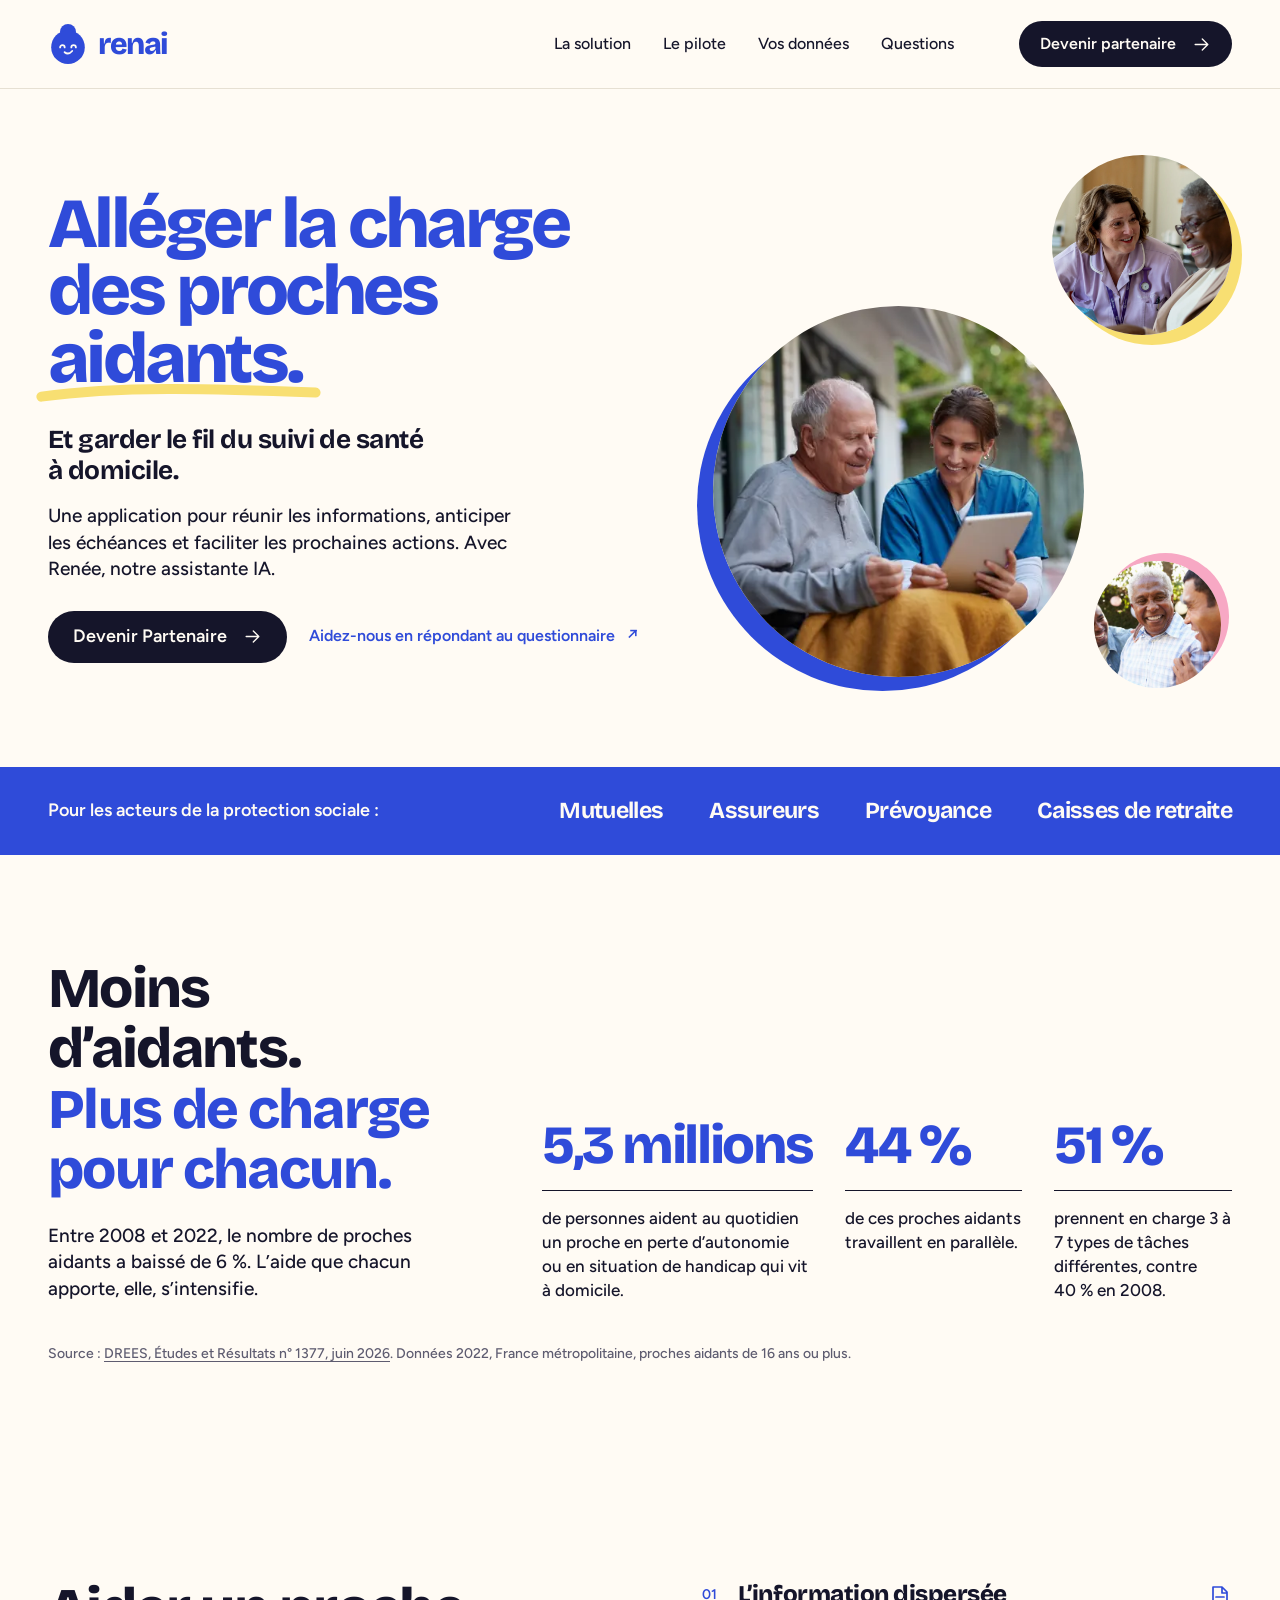
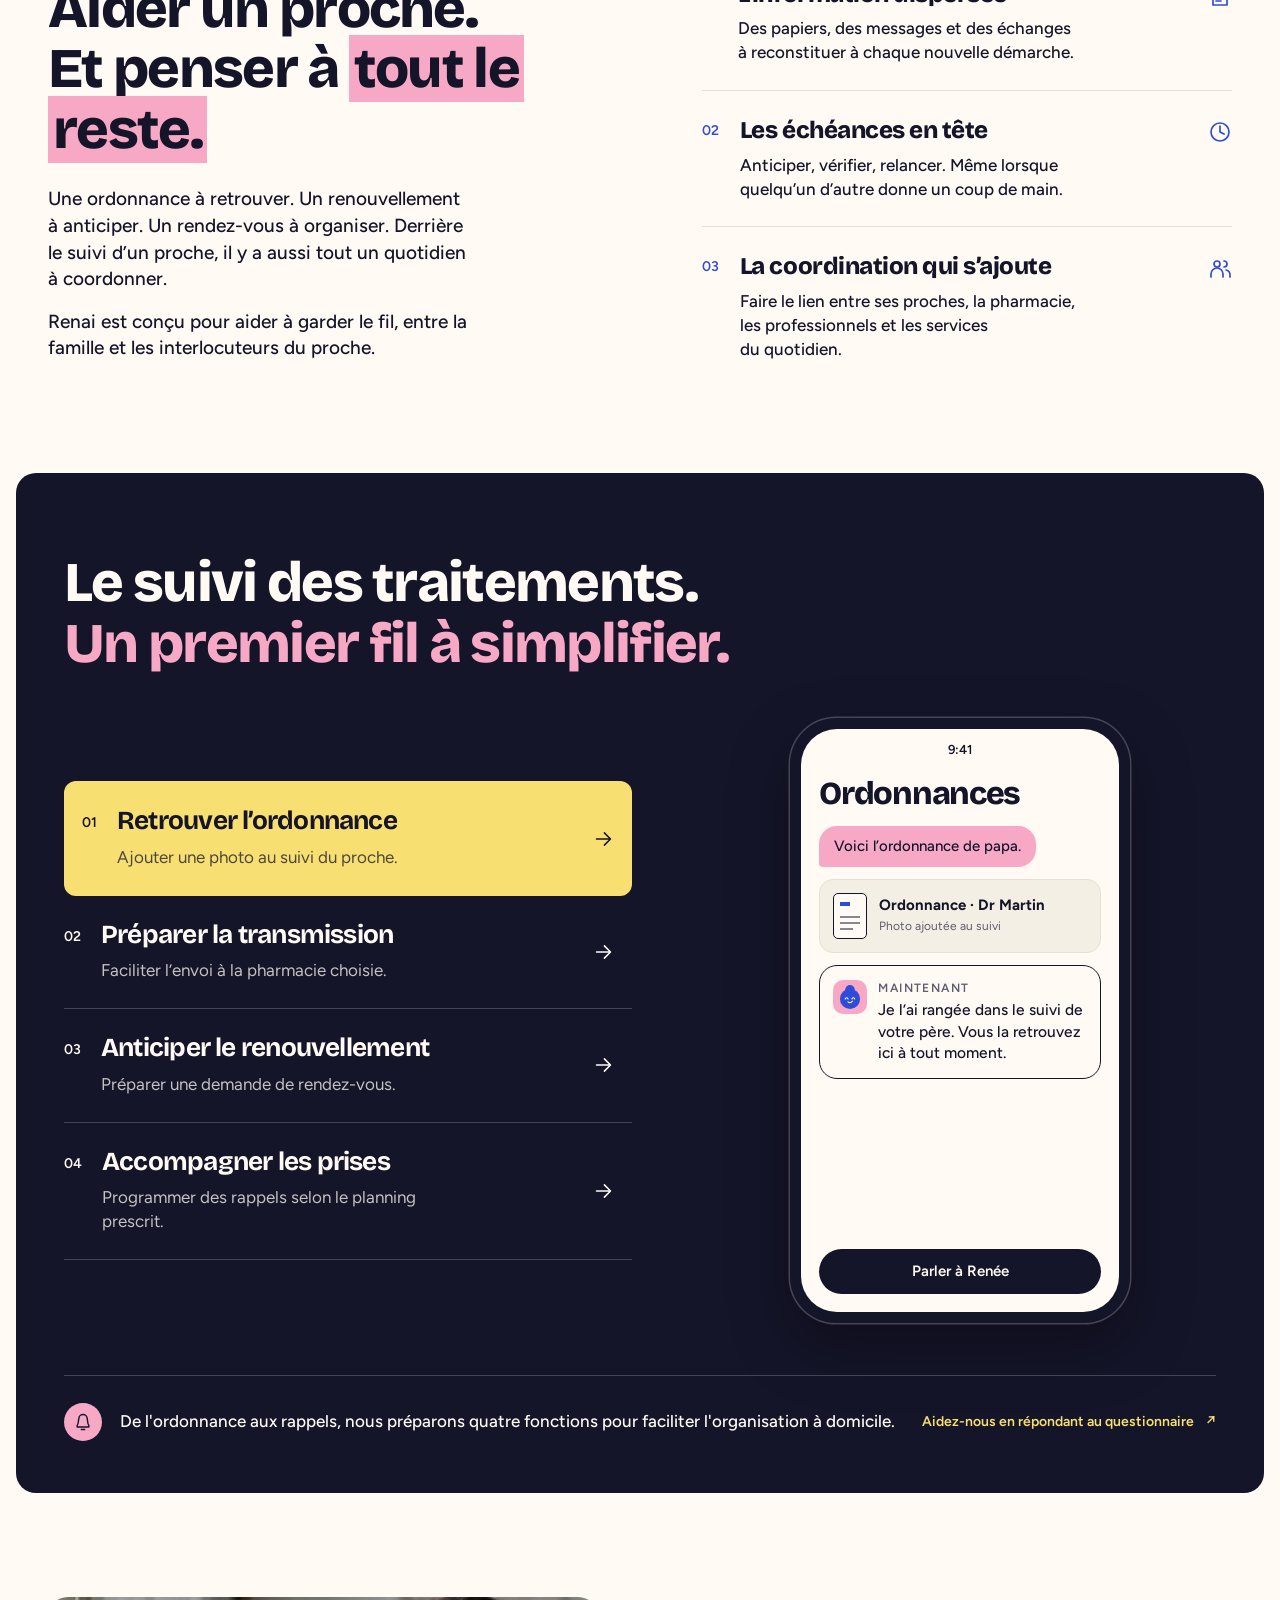
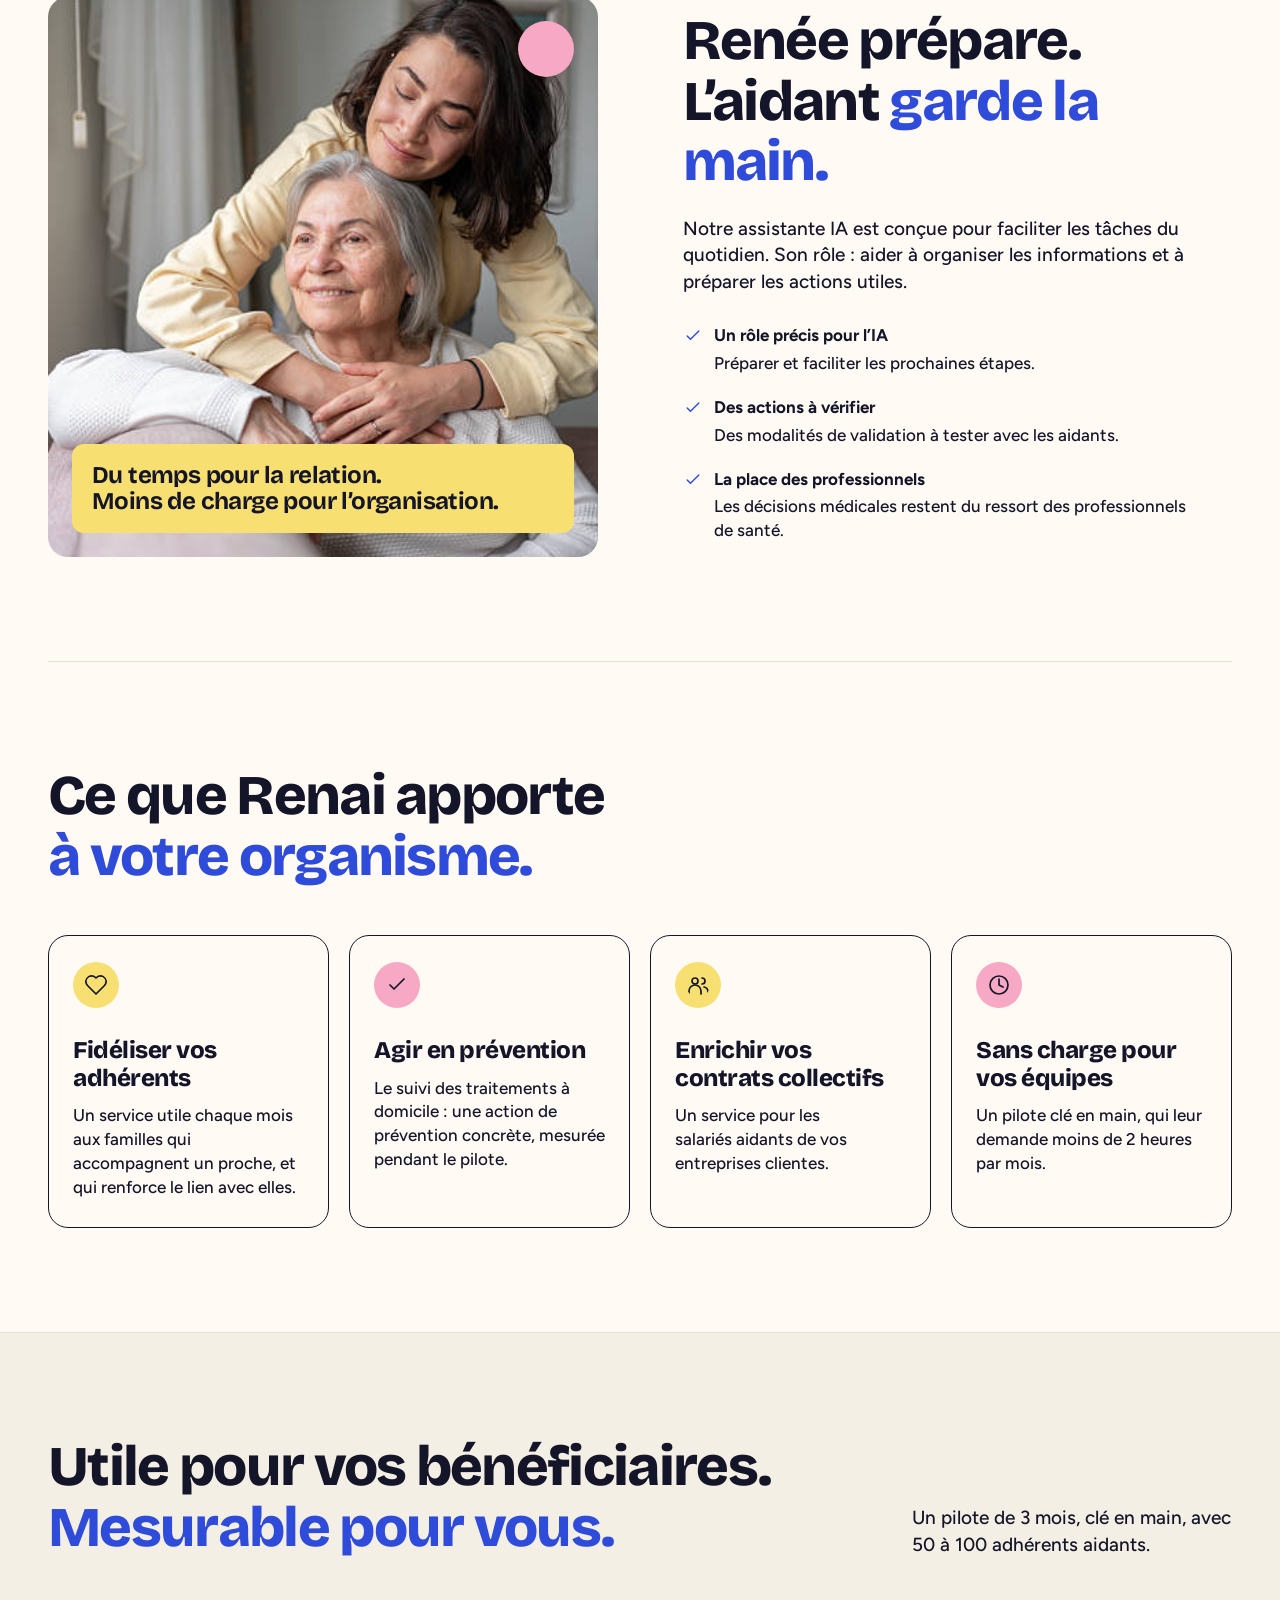
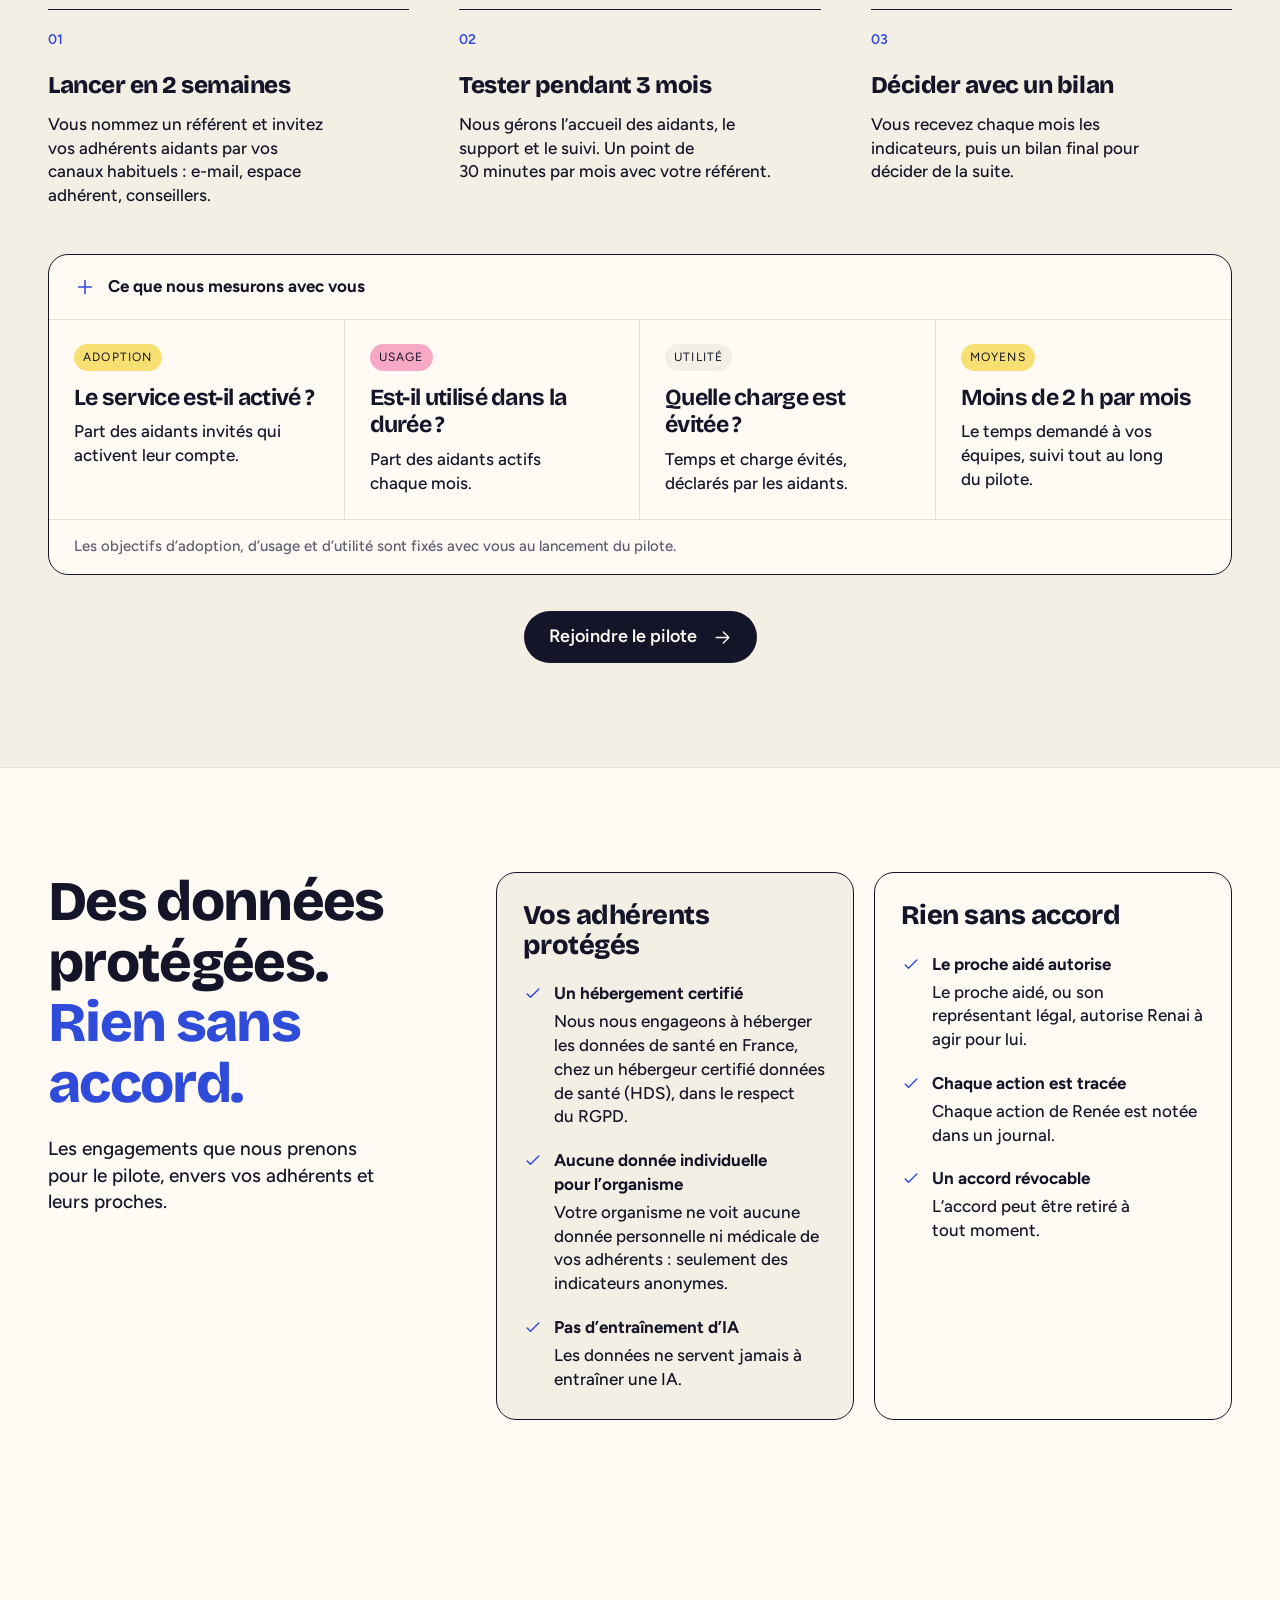
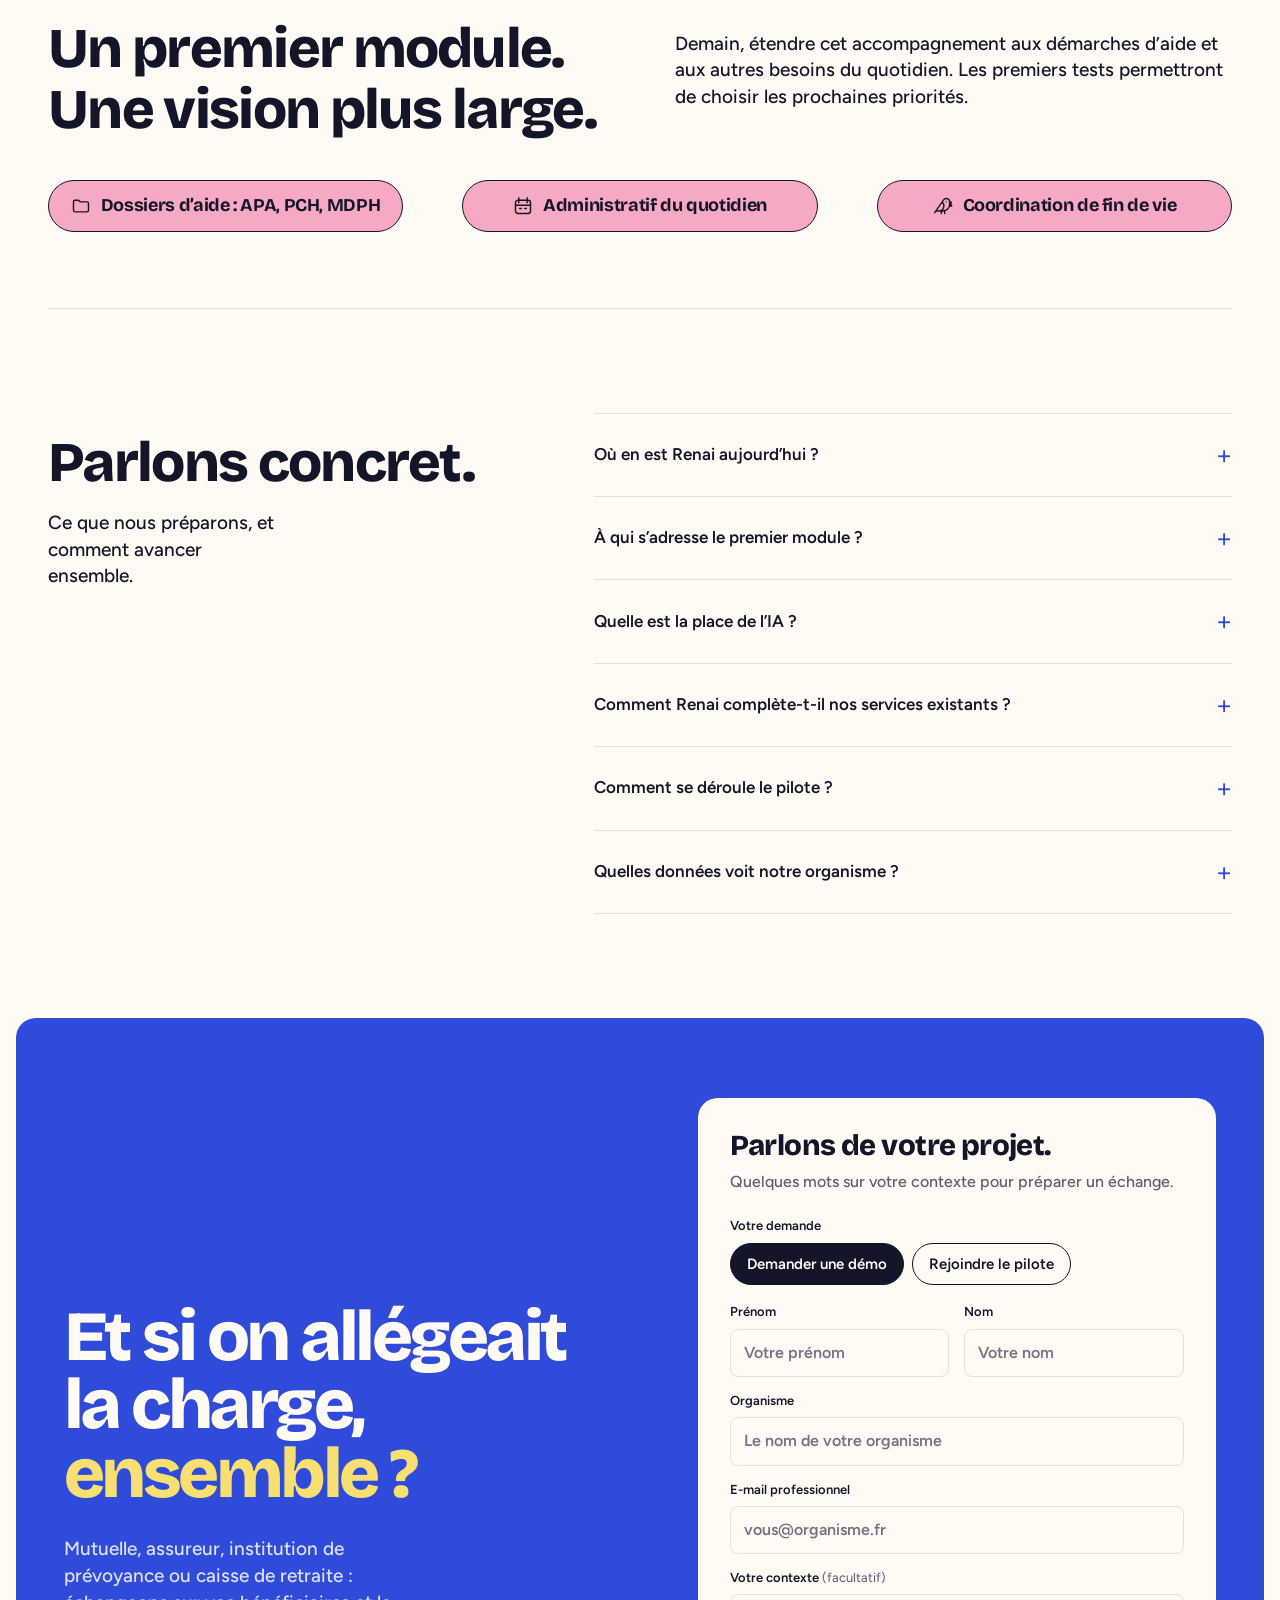
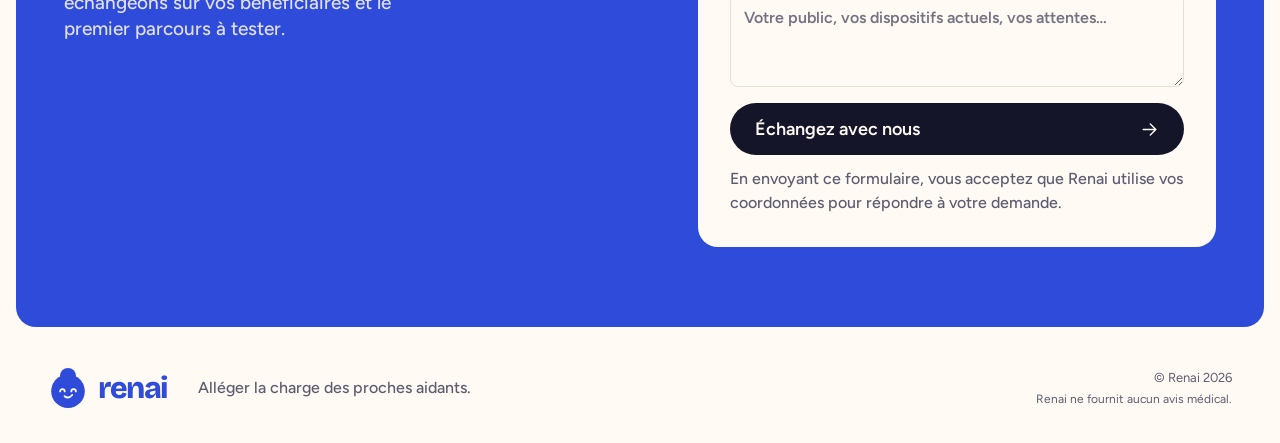
<file: index.html>
<!doctype html>
<html lang="fr">
<head>
  <!-- Google tag (gtag.js) -->
  <script async src="https://www.googletagmanager.com/gtag/js?id=G-WM7BD0B0P1"></script>
  <script>
    window.dataLayer = window.dataLayer || [];
    function gtag(){dataLayer.push(arguments);}
    gtag('js', new Date());
    gtag('config', 'G-WM7BD0B0P1');
  </script>
  <meta charset="utf-8">
  <meta name="viewport" content="width=device-width, initial-scale=1">
  <meta name="theme-color" content="#FFFBF4">
  <title>Renai — Alléger la charge des proches aidants</title>
  <meta name="description" content="Renai développe une application pour alléger la charge des proches aidants et faciliter le suivi de santé à domicile. Découvrez notre prototype et construisons un pilote.">
  <meta property="og:title" content="Renai — Alléger la charge des proches aidants">
  <meta property="og:description" content="La coordination du quotidien, au service du suivi de santé à domicile. Pour les mutuelles, assureurs et organismes de protection sociale.">
  <meta property="og:type" content="website">
  <link rel="icon" href="assets/favicon.svg" type="image/svg+xml">
  <link rel="preload" href="assets/fonts/font-4.ttf" as="font" type="font/ttf" crossorigin>
  <link rel="preload" href="assets/fonts/font-5.ttf" as="font" type="font/ttf" crossorigin>
  <link rel="stylesheet" href="assets/fonts/fonts.css">
  <link rel="stylesheet" href="assets/css/tokens.css">
  <link rel="stylesheet" href="assets/css/b2b.css">
  <script src="assets/js/config.js" defer></script>
  <script src="assets/js/b2b.js" defer></script>
</head>
<body>
  <a class="skip-link" href="#main">Aller au contenu</a>
  <svg class="svg-library" xmlns="http://www.w3.org/2000/svg" aria-hidden="true">
    <symbol id="arrow" viewBox="0 0 24 24"><path d="M4 12h15M13 5l7 7-7 7"/></symbol>
    <symbol id="check" viewBox="0 0 24 24"><path d="m5 12 4 4L19 6"/></symbol>
    <symbol id="document" viewBox="0 0 24 24"><path d="M14 3H5v18h14V8l-5-5Z M14 3v6h5M8 13h8M8 17h5"/></symbol>
    <symbol id="calendar" viewBox="0 0 24 24"><rect x="3" y="5" width="18" height="16" rx="3"/><path d="M7 2v6M17 2v6M3 11h18M8 15h2M14 15h2"/></symbol>
    <symbol id="bell" viewBox="0 0 24 24"><path d="M5 16c2-2 1-5 2-8a5 5 0 0 1 10 0c1 3 0 6 2 8v2H5v-2ZM10 21h4"/></symbol>
    <symbol id="people" viewBox="0 0 24 24"><circle cx="9" cy="8" r="3"/><path d="M3 21v-3a6 6 0 0 1 12 0v3M16 5a3 3 0 0 1 0 6M18 14a5 5 0 0 1 4 5v2"/></symbol>
    <symbol id="heart" viewBox="0 0 24 24"><path d="M12 21 3.5 12.5a5.6 5.6 0 0 1 8-8l.5.5.5-.5a5.6 5.6 0 0 1 8 8L12 21Z"/></symbol>
    <symbol id="plus" viewBox="0 0 24 24"><path d="M12 5v14M5 12h14"/></symbol>
    <symbol id="clock" viewBox="0 0 24 24"><circle cx="12" cy="12" r="9"/><path d="M12 6v6l4 2"/></symbol>
    <symbol id="folder" viewBox="0 0 24 24"><path d="M3 7a2 2 0 0 1 2-2h4l2 2h8a2 2 0 0 1 2 2v8a2 2 0 0 1-2 2H5a2 2 0 0 1-2-2Z"/></symbol>
    <symbol id="dove" viewBox="0 0 24 24"><path d="M16 7h.01M3.4 18H12a8 8 0 0 0 8-8V7a4 4 0 0 0-7.28-2.3L2 20M20 7l2 .5-2 .5M10 18v3M14 17.75V21M7 18a6 6 0 0 0 3.84-10.61M21.5 8.5c.4 1.4.1 2.8-.8 3.8M20.9 10.6c.9.1 1.5.6 1.7 1.3-.9.1-1.5-.4-1.7-1.3Z"/></symbol>
    <symbol id="mark" viewBox="0 0 100 100"><circle cx="50" cy="20" r="20" fill="currentColor"/><circle cx="50" cy="58" r="42" fill="currentColor"/><g fill="none" stroke="var(--face, #FFFBF4)" stroke-width="4.5"><path d="M28 59v-1a8 8 0 0 1 16 0v1M56 59v-1a8 8 0 0 1 16 0v1"/><path d="M39 69a12 10 0 0 0 24-2"/></g></symbol>
    <symbol id="mark-prepare" viewBox="0 0 100 100"><circle cx="50" cy="20" r="20" fill="currentColor"/><circle cx="50" cy="58" r="42" fill="currentColor"/><g fill="var(--face, #FFFBF4)"><circle cx="41.5" cy="49.5" r="5.5"/><circle cx="68.5" cy="49.5" r="5.5"/><rect x="50" y="70" width="13" height="4" rx="2" transform="rotate(-12 56 72)"/></g></symbol>
    <symbol id="renai-complice" viewBox="0 0 100 100"><circle cx="50" cy="20" r="20" fill="var(--body, #2F4BD9)"/><circle cx="50" cy="58" r="42" fill="var(--body, #2F4BD9)"/><path d="M30.3 58.5a5.7 5.7 0 0 1 11.4 0M58.3 58.5a5.7 5.7 0 0 1 11.4 0" fill="none" stroke="var(--face, #FFFBF4)" stroke-width="4.5" stroke-linecap="round"/><path d="M41.5 70.5q9.5 8 19 -3" fill="none" stroke="var(--face, #FFFBF4)" stroke-width="4.5" stroke-linecap="round"/></symbol>
  </svg>

  <header class="site-header">
    <div class="wrap nav-shell">
      <a href="#top" class="logo" aria-label="Renai, accueil"><svg class="mark" width="40" height="40" aria-hidden="true"><use href="#renai-complice"/></svg><span>renai</span></a>
      <nav class="desktop-nav" aria-label="Navigation principale"><a href="#solution">La solution</a><a href="#pilote">Le pilote</a><a href="#confiance">Vos données</a><a href="#questions">Questions</a></nav>
      <a class="button button-small button-dark nav-cta" href="#contact">Devenir partenaire <svg class="icon" aria-hidden="true"><use href="#arrow"/></svg></a>
      <button class="menu-toggle" aria-label="Ouvrir le menu" aria-expanded="false" aria-controls="mobile-nav"><span></span><span></span></button>
    </div>
    <nav id="mobile-nav" class="mobile-nav" aria-label="Navigation mobile" hidden><a href="#solution">La solution</a><a href="#pilote">Le pilote</a><a href="#confiance">Vos données</a><a href="#questions">Questions</a><a href="#contact">Devenir partenaire</a></nav>
  </header>

  <main id="main">
    <section class="hero wrap" id="top">
      <div class="hero-copy">
        <h1 class="hero-enter">Alléger la charge<br>des proches<br><span class="highlight-word">aidants.<svg viewBox="0 0 340 20" aria-hidden="true"><path d="M4 12c93-13 204-10 331-5"/></svg></span></h1>
        <p class="hero-subtitle hero-enter">Et garder le fil du suivi de santé à domicile.</p>
        <p class="hero-description hero-enter">Une application pour réunir les informations, anticiper les échéances et faciliter les prochaines actions. Avec Renée, notre assistante IA.</p>
        <div class="hero-actions hero-enter"><button class="button button-dark" data-open-demo>Devenir Partenaire <svg class="icon" aria-hidden="true"><use href="#arrow"/></svg></button><a class="text-link" href="https://tally.so/r/zxplKM?utm_source=landing-page">Aidez-nous en répondant au questionnaire<span aria-hidden="true">↗</span></a></div>
      </div>
      <div class="portraits hero-enter">
        <div class="frame small"><img src="assets/visiting-care.webp" alt="Une aide à domicile partage un moment de complicité avec une femme âgée, attablée dans sa cuisine" width="2048" height="2048"></div>
        <div class="frame big"><img src="assets/end-of-life-care.webp" alt="Une soignante montre une tablette à un homme âgé en fauteuil roulant, sur une terrasse" width="704" height="470"></div>
        <div class="frame tiny"><img src="assets/sons-with-Father.jpg" alt="Deux fils rient avec leur père âgé dans un jardin" width="1000" height="667"></div>
      </div>
    </section>

    <section class="audience-strip" aria-label="Organismes partenaires recherchés"><div class="wrap audience-inner"><span>Pour les acteurs de la protection sociale :</span><div class="audiences"><span>Mutuelles</span><span>Assureurs</span><span>Prévoyance</span><span>Caisses de retraite</span></div></div></section>

    <section class="figures-section wrap section-pad" id="chiffres" aria-labelledby="figures-heading">
      <div class="figures-intro reveal"><h2 id="figures-heading">Moins d’aidants.<br><span>Plus de charge pour chacun.</span></h2><p>Entre 2008 et 2022, le nombre de proches aidants a baissé de 6&nbsp;%. L’aide que chacun apporte, elle, s’intensifie.</p></div>
      <div class="figures-grid stagger">
        <div class="figure reveal"><strong>5,3&nbsp;millions</strong><p>de personnes aident au quotidien un proche en perte d’autonomie ou en situation de handicap qui vit à domicile.</p></div>
        <div class="figure reveal"><strong>44&nbsp;%</strong><p>de ces proches aidants travaillent en parallèle.</p></div>
        <div class="figure reveal"><strong>51&nbsp;%</strong><p>prennent en charge 3 à 7 types de tâches différentes, contre 40&nbsp;% en 2008.</p></div>
      </div>
      <p class="figures-source reveal">Source : <a href="https://drees.solidarites-sante.gouv.fr/sites/default/files/2026-06/ER1377_Proches_aidants.pdf" target="_blank" rel="noopener">DREES, Études et Résultats n°&nbsp;1377, juin 2026</a>. Données 2022, France métropolitaine, proches aidants de 16&nbsp;ans ou plus.</p>
    </section>

    <section class="problem-section wrap section-pad" id="enjeu">
      <div class="problem-layout">
        <div class="problem-title reveal"><h2>Aider un proche.<br>Et penser à <span class="pink-underline">tout le reste.</span></h2><p>Une ordonnance à retrouver. Un renouvellement à anticiper. Un rendez-vous à organiser. Derrière le suivi d’un proche, il y a aussi tout un quotidien à coordonner.</p><p>Renai est conçu pour aider à garder le fil, entre la famille et les interlocuteurs du proche.</p></div>
        <div class="problem-list stagger">
          <div class="pain-row reveal"><span class="pain-number">01</span><div><h3>L’information dispersée</h3><p>Des papiers, des messages et des échanges à reconstituer à chaque nouvelle démarche.</p></div><svg class="icon" aria-hidden="true"><use href="#document"/></svg></div>
          <div class="pain-row reveal"><span class="pain-number">02</span><div><h3>Les échéances en tête</h3><p>Anticiper, vérifier, relancer. Même lorsque quelqu’un d’autre donne un coup de main.</p></div><svg class="icon" aria-hidden="true"><use href="#clock"/></svg></div>
          <div class="pain-row reveal"><span class="pain-number">03</span><div><h3>La coordination qui s’ajoute</h3><p>Faire le lien entre ses proches, la pharmacie, les professionnels et les services du quotidien.</p></div><svg class="icon" aria-hidden="true"><use href="#people"/></svg></div>
        </div>
      </div>
    </section>

    <section class="solution-section" id="solution">
      <div class="wrap section-pad">
        <div class="solution-intro reveal"><h2>Le suivi des traitements.<br><span>Un premier fil à simplifier.</span></h2></div>
        <div class="module-layout">
          <div class="module-steps" role="tablist" aria-label="Fonctions du premier module" aria-orientation="vertical">
            <button class="module-step reveal active" role="tab" aria-selected="true" aria-controls="module-preview" id="module-tab-0" data-module-step="0"><span class="step-number">01</span><span><strong>Retrouver l’ordonnance</strong><small>Ajouter une photo au suivi du proche.</small></span><svg class="icon" aria-hidden="true"><use href="#arrow"/></svg></button>
            <button class="module-step reveal" role="tab" aria-selected="false" aria-controls="module-preview" id="module-tab-1" tabindex="-1" data-module-step="1"><span class="step-number">02</span><span><strong>Préparer la transmission</strong><small>Faciliter l’envoi à la pharmacie choisie.</small></span><svg class="icon" aria-hidden="true"><use href="#arrow"/></svg></button>
            <button class="module-step reveal" role="tab" aria-selected="false" aria-controls="module-preview" id="module-tab-2" tabindex="-1" data-module-step="2"><span class="step-number">03</span><span><strong>Anticiper le renouvellement</strong><small>Préparer une demande de rendez-vous.</small></span><svg class="icon" aria-hidden="true"><use href="#arrow"/></svg></button>
            <button class="module-step reveal" role="tab" aria-selected="false" aria-controls="module-preview" id="module-tab-3" tabindex="-1" data-module-step="3"><span class="step-number">04</span><span><strong>Accompagner les prises</strong><small>Programmer des rappels selon le planning prescrit.</small></span><svg class="icon" aria-hidden="true"><use href="#arrow"/></svg></button>
          </div>
          <div class="module-preview module-phone reveal" id="module-preview" role="tabpanel" aria-labelledby="module-tab-0" tabindex="0">
            <div class="phone-screen">
              <span class="phone-time" aria-hidden="true">9:41</span>
              <h3 class="phone-title" id="module-title">Ordonnances</h3>
              <div class="phone-feed" id="module-demo"></div>
              <span class="phone-cta" aria-hidden="true">Parler à Renée</span>
            </div>
          </div>
        </div>
        <div class="solution-footer reveal"><span class="small-circle" aria-hidden="true"><svg class="icon"><use href="#bell"/></svg></span><p>De l'ordonnance aux rappels, nous préparons quatre fonctions pour faciliter l'organisation à domicile.


</p><a class="text-link" href="https://tally.so/r/zxplKM?utm_source=landing-page">Aidez-nous en répondant au questionnaire<span aria-hidden="true">↗</span></a></div>
      </div>
    </section>

    <section class="human-section wrap section-pad">
      <div class="human-photo reveal"><img src="assets/family.jpg" alt="Une fille enlace sa mère âgée, assise dans un fauteuil" width="800" height="650" loading="lazy"><div class="photo-caption">Du temps pour la relation.<br>Moins de charge pour l’organisation.</div><span class="photo-dot" aria-hidden="true"></span></div>
      <div class="human-copy reveal"><h2>Renée prépare.<br>L’aidant <span>garde la main.</span></h2><p>Notre assistante IA est conçue pour faciliter les tâches du quotidien. Son rôle : aider à organiser les informations et à préparer les actions utiles.</p><div class="human-principles"><div><svg class="icon" aria-hidden="true"><use href="#check"/></svg><p><strong>Un rôle précis pour l’IA</strong><span>Préparer et faciliter les prochaines étapes.</span></p></div><div><svg class="icon" aria-hidden="true"><use href="#check"/></svg><p><strong>Des actions à vérifier</strong><span>Des modalités de validation à tester avec les aidants.</span></p></div><div><svg class="icon" aria-hidden="true"><use href="#check"/></svg><p><strong>La place des professionnels</strong><span>Les décisions médicales restent du ressort des professionnels de santé.</span></p></div></div></div>
    </section>

    <section class="value-section wrap section-pad" id="organisme" aria-labelledby="value-heading">
      <div class="value-intro reveal"><h2 id="value-heading">Ce que Renai apporte<br><span>à votre organisme.</span></h2></div>
      <div class="value-grid stagger">
        <article class="reveal"><svg class="icon" aria-hidden="true"><use href="#heart"/></svg><h3>Fidéliser vos adhérents</h3><p>Un service utile chaque mois aux familles qui accompagnent un proche, et qui renforce le lien avec elles.</p></article>
        <article class="reveal"><svg class="icon" aria-hidden="true"><use href="#check"/></svg><h3>Agir en prévention</h3><p>Le suivi des traitements à domicile : une action de prévention concrète, mesurée pendant le pilote.</p></article>
        <article class="reveal"><svg class="icon" aria-hidden="true"><use href="#people"/></svg><h3>Enrichir vos contrats collectifs</h3><p>Un service pour les salariés aidants de vos entreprises clientes.</p></article>
        <article class="reveal"><svg class="icon" aria-hidden="true"><use href="#clock"/></svg><h3>Sans charge pour vos équipes</h3><p>Un pilote clé en main, qui leur demande moins de 2&nbsp;heures par mois.</p></article>
      </div>
    </section>

    <section class="pilot-section" id="pilote"><div class="wrap section-pad">
      <div class="pilot-heading reveal"><h2>Utile pour vos bénéficiaires.<br><span>Mesurable pour vous.</span></h2><p>Un pilote de 3&nbsp;mois, clé en main, avec 50 à 100&nbsp;adhérents aidants.</p></div>
      <div class="pilot-process stagger"><article class="reveal"><span class="process-number">01</span><h3>Lancer en 2 semaines</h3><p>Vous nommez un référent et invitez vos adhérents aidants par vos canaux habituels : e-mail, espace adhérent, conseillers.</p></article><article class="reveal"><span class="process-number">02</span><h3>Tester pendant 3 mois</h3><p>Nous gérons l’accueil des aidants, le support et le suivi. Un point de 30&nbsp;minutes par mois avec votre référent.</p></article><article class="reveal"><span class="process-number">03</span><h3>Décider avec un bilan</h3><p>Vous recevez chaque mois les indicateurs, puis un bilan final pour décider de la suite.</p></article></div>
      <div class="measurement reveal"><div class="measurement-title"><svg class="icon" aria-hidden="true"><use href="#plus"/></svg><strong>Ce que nous mesurons avec vous</strong></div><div class="measurement-grid"><div><span>Adoption</span><strong>Le service est-il activé ?</strong><p>Part des aidants invités qui activent leur compte.</p></div><div><span>Usage</span><strong>Est-il utilisé dans la durée&nbsp;?</strong><p>Part des aidants actifs chaque mois.</p></div><div><span>Utilité</span><strong>Quelle charge est évitée&nbsp;?</strong><p>Temps et charge évités, déclarés par les aidants.</p></div><div><span>Moyens</span><strong>Moins de 2&nbsp;h par mois</strong><p>Le temps demandé à vos équipes, suivi tout au long du pilote.</p></div></div><p class="measurement-note">Les objectifs d’adoption, d’usage et d’utilité sont fixés avec vous au lancement du pilote.</p></div>
      <div class="pilot-cta reveal"><a class="button button-dark" href="#contact" data-request="Rejoindre le pilote">Rejoindre le pilote <svg class="icon" aria-hidden="true"><use href="#arrow"/></svg></a></div>
    </div></section>

    <section class="trust-section wrap section-pad" id="confiance" aria-labelledby="trust-heading">
      <div class="trust-intro reveal"><h2 id="trust-heading">Des données protégées.<br><span>Rien sans accord.</span></h2><p>Les engagements que nous prenons pour le pilote, envers vos adhérents et leurs proches.</p></div>
      <div class="trust-grid stagger">
        <article class="trust-card reveal"><h3>Vos adhérents protégés</h3><div class="human-principles">
          <div><svg class="icon" aria-hidden="true"><use href="#check"/></svg><p><strong>Un hébergement certifié</strong><span>Nous nous engageons à héberger les données de santé en France, chez un hébergeur certifié données de santé (HDS), dans le respect du RGPD.</span></p></div>
          <div><svg class="icon" aria-hidden="true"><use href="#check"/></svg><p><strong>Aucune donnée individuelle pour l’organisme</strong><span>Votre organisme ne voit aucune donnée personnelle ni médicale de vos adhérents : seulement des indicateurs anonymes.</span></p></div>
          <div><svg class="icon" aria-hidden="true"><use href="#check"/></svg><p><strong>Pas d’entraînement d’IA</strong><span>Les données ne servent jamais à entraîner une IA.</span></p></div>
        </div></article>
        <article class="trust-card reveal"><h3>Rien sans accord</h3><div class="human-principles">
          <div><svg class="icon" aria-hidden="true"><use href="#check"/></svg><p><strong>Le proche aidé autorise</strong><span>Le proche aidé, ou son représentant légal, autorise Renai à agir pour lui.</span></p></div>
          <div><svg class="icon" aria-hidden="true"><use href="#check"/></svg><p><strong>Chaque action est tracée</strong><span>Chaque action de Renée est notée dans un journal.</span></p></div>
          <div><svg class="icon" aria-hidden="true"><use href="#check"/></svg><p><strong>Un accord révocable</strong><span>L’accord peut être retiré à tout moment.</span></p></div>
        </div></article>
      </div>
    </section>

    <section class="roadmap-section wrap reveal"><div><h2>Un premier module.<br>Une vision plus large.</h2></div><p>Demain, étendre cet accompagnement aux démarches d’aide et aux autres besoins du quotidien. Les premiers tests permettront de choisir les prochaines priorités.</p><div class="roadmap-tags"><span><svg class="icon" aria-hidden="true"><use href="#folder"/></svg>Dossiers d’aide : APA, PCH, MDPH</span><span><svg class="icon" aria-hidden="true"><use href="#calendar"/></svg>Administratif du quotidien</span><span><svg class="icon" aria-hidden="true"><use href="#dove"/></svg>Coordination de fin de vie</span></div></section>

    <section class="faq-section wrap section-pad" id="questions"><div class="faq-intro reveal"><h2>Parlons concret.</h2><p>Ce que nous préparons, et comment avancer ensemble.</p></div><div class="faq-list stagger">
      <details class="reveal"><summary>Où en est Renai aujourd’hui ?<span class="faq-plus" aria-hidden="true">+</span></summary><div class="faq-answer">Renai est en pré-lancement. Un prototype permet d’explorer les premiers parcours ; les fonctions sont encore en préparation. Nous recherchons des partenaires et des aidants volontaires pour tester ces usages et préparer un pilote.</div></details>
      <details class="reveal"><summary>À qui s’adresse le premier module ?<span class="faq-plus" aria-hidden="true">+</span></summary><div class="faq-answer">Aux proches aidants qui participent à l’organisation des traitements d’une personne vivant à domicile. Les premiers tests serviront à préciser les situations dans lesquelles ces fonctions apportent le plus d’aide.</div></details>
      <details class="reveal"><summary>Quelle est la place de l’IA ?<span class="faq-plus" aria-hidden="true">+</span></summary><div class="faq-answer">Renée est notre assistante IA. Elle est conçue pour organiser les informations et préparer des actions utiles. Les modalités de vérification et de validation font partie du travail de conception. Renai ne fournit aucun avis médical.</div></details>
      <details class="reveal"><summary>Comment Renai complète-t-il nos services existants ?<span class="faq-plus" aria-hidden="true">+</span></summary><div class="faq-answer">Le premier échange permet de comprendre vos dispositifs d’assistance, d’action sociale et d’accompagnement. Nous choisissons ensuite un parcours à tester pour évaluer ce que Renai pourrait apporter à vos bénéficiaires et à vos équipes.</div></details>
      <details class="reveal"><summary>Comment se déroule le pilote ?<span class="faq-plus" aria-hidden="true">+</span></summary><div class="faq-answer">Après 2 semaines de lancement, le pilote dure 3 mois. Vous nommez un référent et invitez 50 à 100 adhérents aidants ; nous gérons l’accueil, le support et le suivi des indicateurs. Le public visé, les objectifs et les conditions sont fixés avec vous lors du premier échange.</div></details>
      <details class="reveal"><summary>Quelles données voit notre organisme ?<span class="faq-plus" aria-hidden="true">+</span></summary><div class="faq-answer">Aucune donnée personnelle ni médicale de vos adhérents. Vous recevez uniquement des indicateurs agrégés et anonymes : adoption, usage, utilité et temps demandé à vos équipes.</div></details>
    </div></section>

    <section class="contact-section" id="contact"><div class="wrap contact-layout">
      <div class="contact-copy reveal"><h2>Et si on allégeait<br>la charge,<br><span>ensemble ?</span></h2><p>Mutuelle, assureur, institution de prévoyance ou caisse de retraite : échangeons sur vos bénéficiaires et le premier parcours à tester.</p></div>
      <div class="contact-form-wrap reveal"><form id="pilot-form"><h3>Parlons de votre projet.</h3><p class="form-intro">Quelques mots sur votre contexte pour préparer un échange.</p><fieldset class="request-choice"><legend>Votre demande</legend><label><input type="radio" name="request" value="Demander une démo" checked><span>Demander une démo</span></label><label><input type="radio" name="request" value="Rejoindre le pilote"><span>Rejoindre le pilote</span></label></fieldset><div class="form-row"><label>Prénom<input name="firstname" autocomplete="given-name" required maxlength="100" placeholder="Votre prénom"></label><label>Nom<input name="lastname" autocomplete="family-name" required maxlength="100" placeholder="Votre nom"></label></div><label>Organisme<input name="organization" autocomplete="organization" required maxlength="150" placeholder="Le nom de votre organisme"></label><label>E-mail professionnel<input name="email" type="email" autocomplete="email" required maxlength="254" placeholder="vous@organisme.fr"></label><label>Votre contexte <span class="optional">(facultatif)</span><textarea name="context" rows="3" maxlength="2000" placeholder="Votre public, vos dispositifs actuels, vos attentes…"></textarea></label><label class="honeypot" aria-hidden="true">Ne pas remplir<input name="website" tabindex="-1" autocomplete="off"></label><button class="button button-dark form-submit" type="submit">Échangez avec nous <svg class="icon" aria-hidden="true"><use href="#arrow"/></svg></button><p class="form-note" id="form-legal">En envoyant ce formulaire, vous acceptez que Renai utilise vos coordonnées pour répondre à votre demande.</p><p class="form-status" role="status" aria-live="polite"></p></form></div>
    </div></section>
  </main>
  <footer class="site-footer wrap"><a href="#top" class="logo" aria-label="Renai, retour en haut"><svg class="mark" width="40" height="40" aria-hidden="true"><use href="#renai-complice"/></svg><span>renai</span></a><p>Alléger la charge des proches aidants.</p><div class="footer-legal"><span>© Renai 2026</span><small>Renai ne fournit aucun avis médical.</small></div></footer>

  <dialog id="prototype-dialog" class="modal" aria-labelledby="prototype-heading"><button class="modal-close" aria-label="Fermer le prototype">×</button><div class="modal-body"><h2 id="prototype-heading">Une prochaine étape<br>plus simple.</h2><p>Explorez les fonctions envisagées. Cet aperçu ne traite aucun document et ne réalise aucune démarche.</p><div class="modal-demo" id="modal-demo"></div><div class="modal-controls"><button class="button button-outline" id="demo-prev" aria-label="Exemple précédent">←</button><span id="demo-counter">01 / 04</span><button class="button button-dark" id="demo-next">Étape suivante <svg class="icon" aria-hidden="true"><use href="#arrow"/></svg></button></div><a class="text-link modal-contact" href="#contact">Échanger sur les premiers tests ↗</a></div></dialog>
  <dialog id="request-dialog" class="modal request-modal" aria-labelledby="request-heading"><button class="modal-close" aria-label="Fermer la demande">×</button><div class="modal-body"><h2 id="request-heading">Votre demande<br>est prête.</h2><p>Vous pouvez la copier ou la télécharger. Elle n’a pas été envoyée.</p><textarea id="request-text" readonly aria-label="Texte de votre demande"></textarea><div class="request-actions"><button class="button button-dark" id="copy-request">Copier la demande</button><button class="button button-outline" id="download-request">Télécharger</button></div><p id="copy-status" role="status" aria-live="polite"></p></div></dialog>
</body>
</html>
</file>
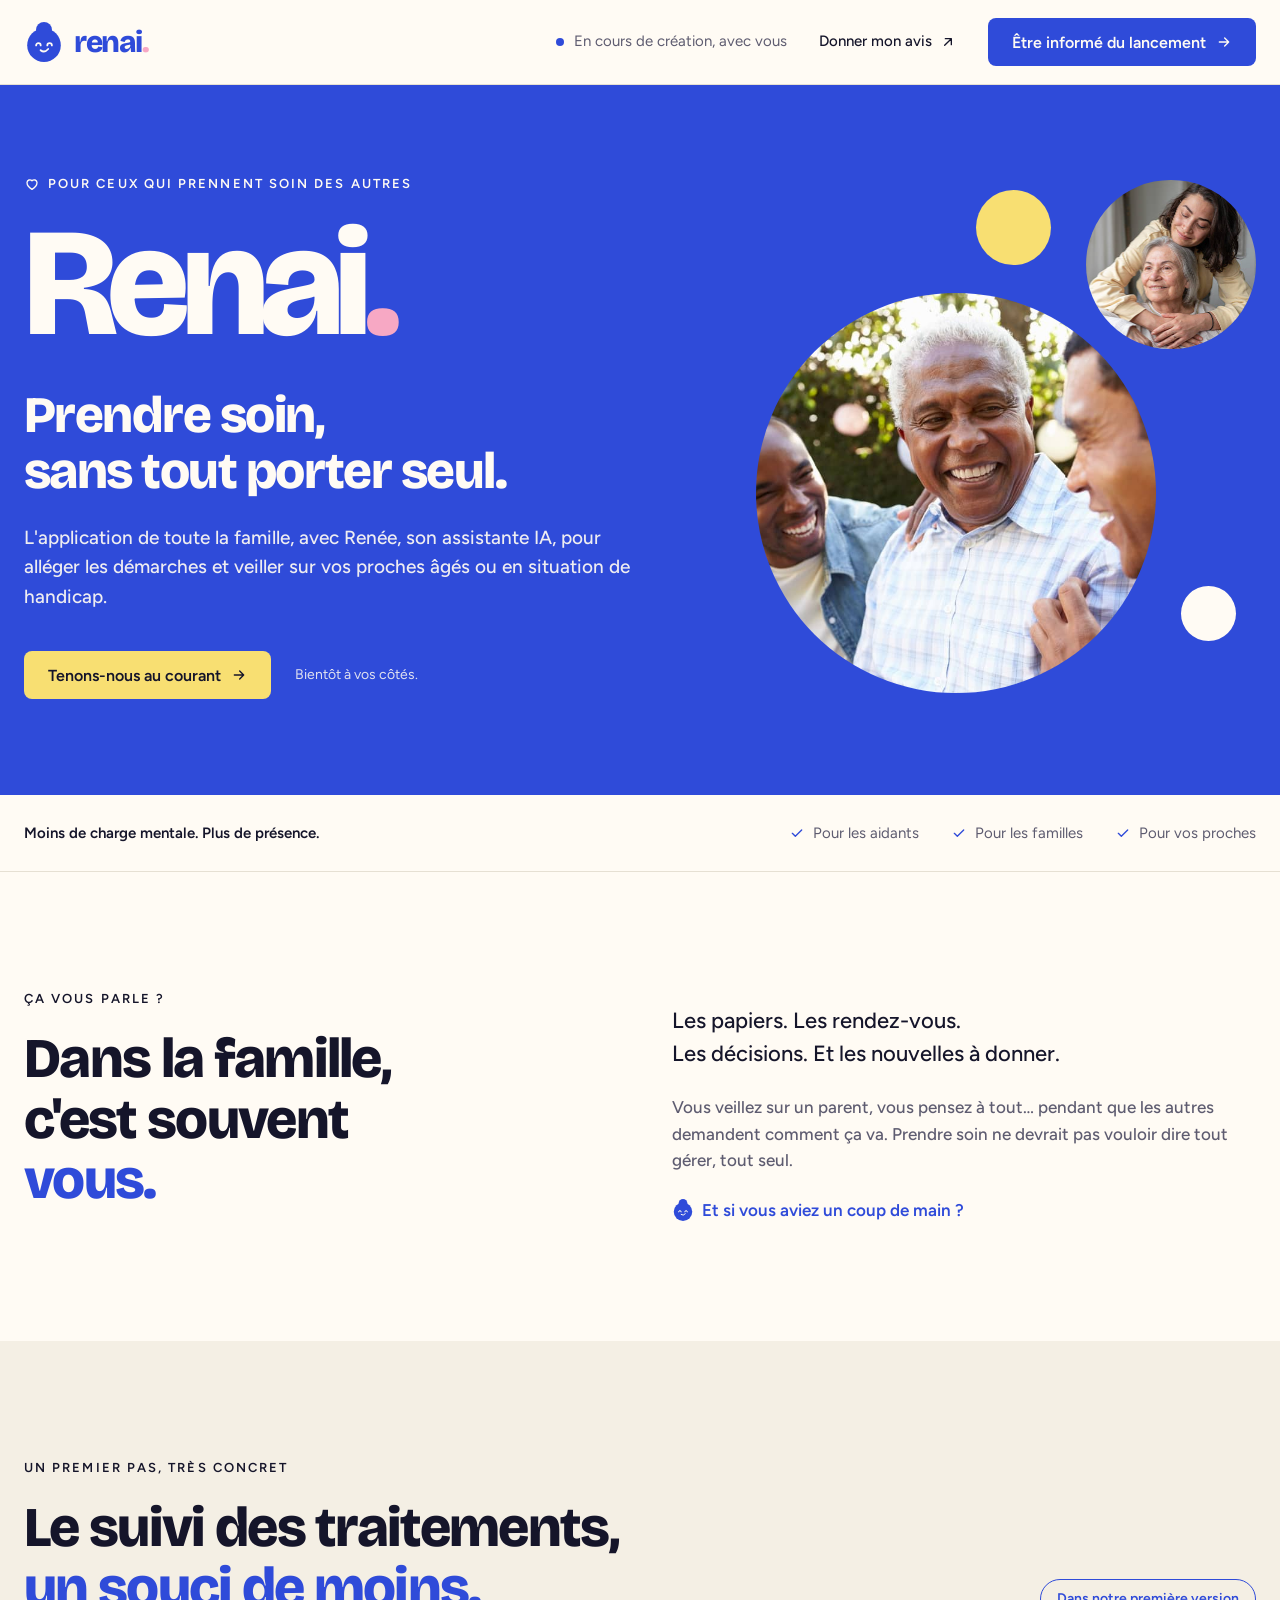
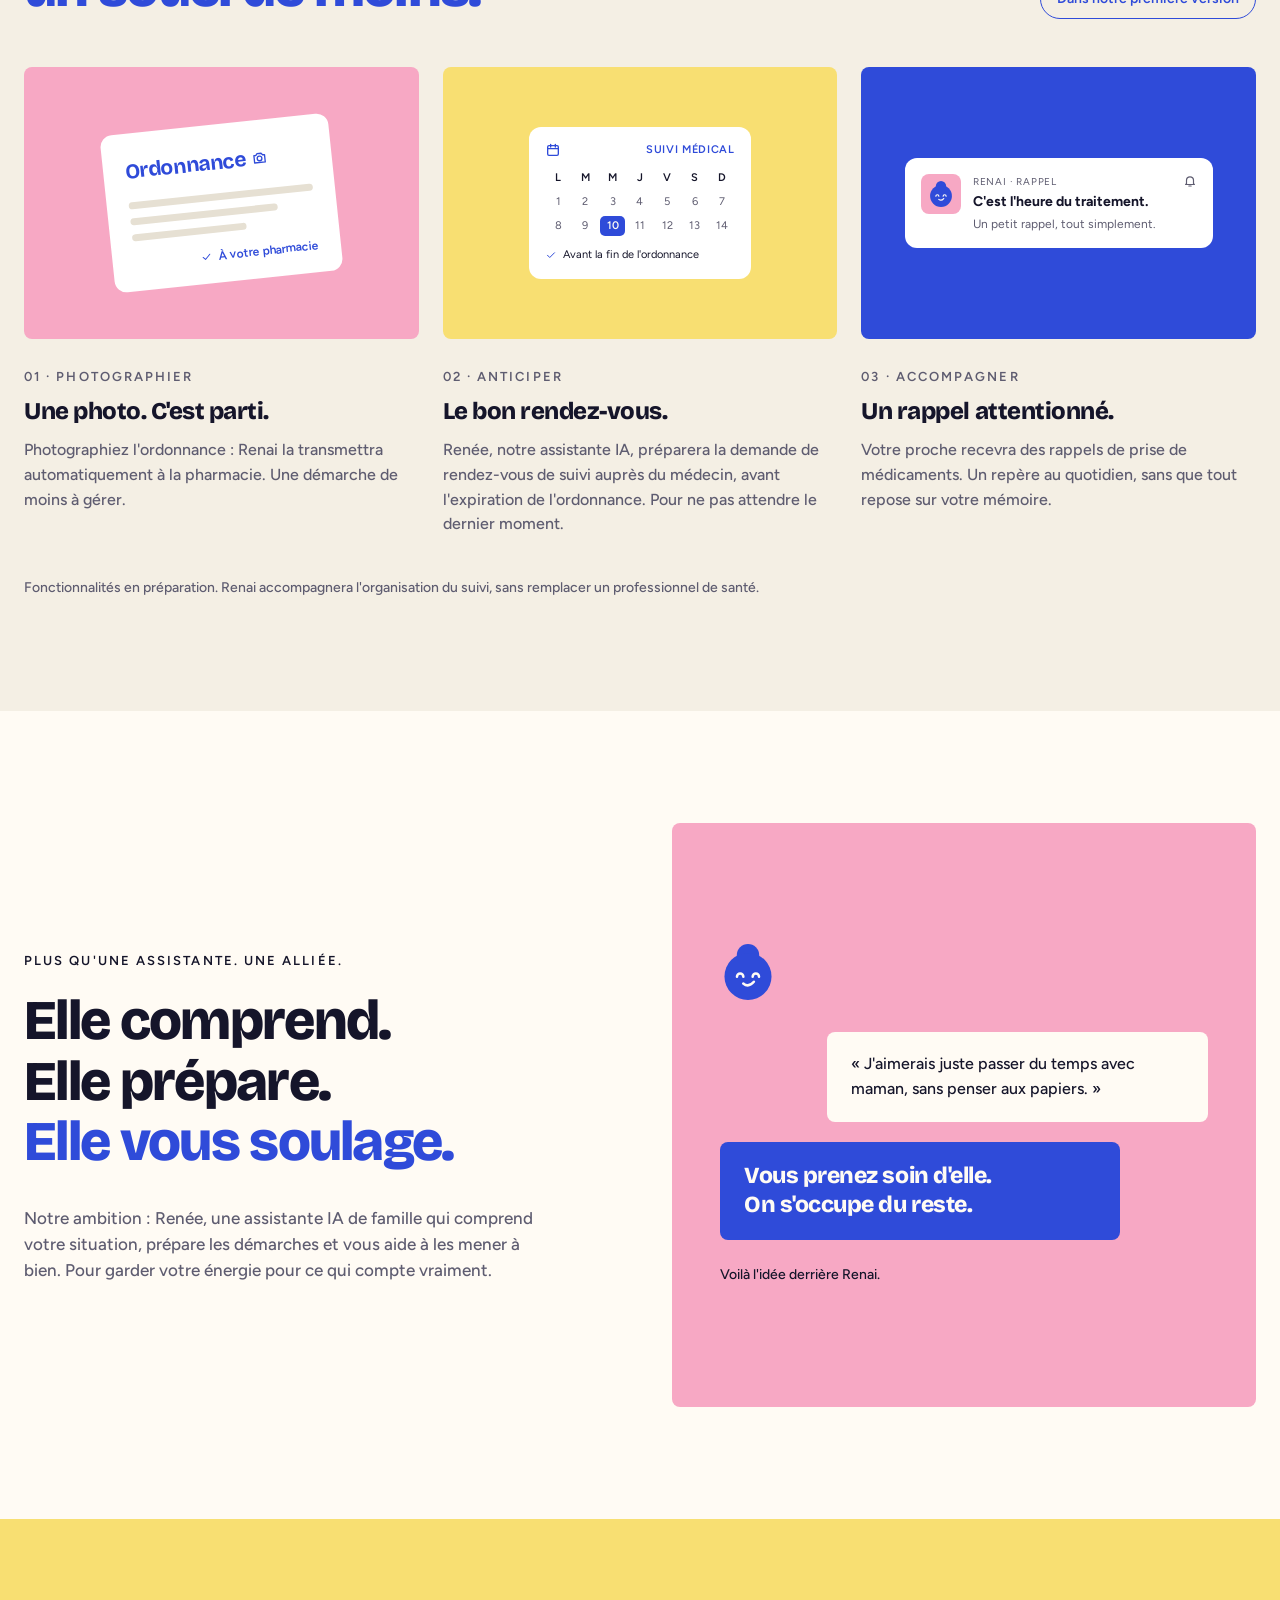
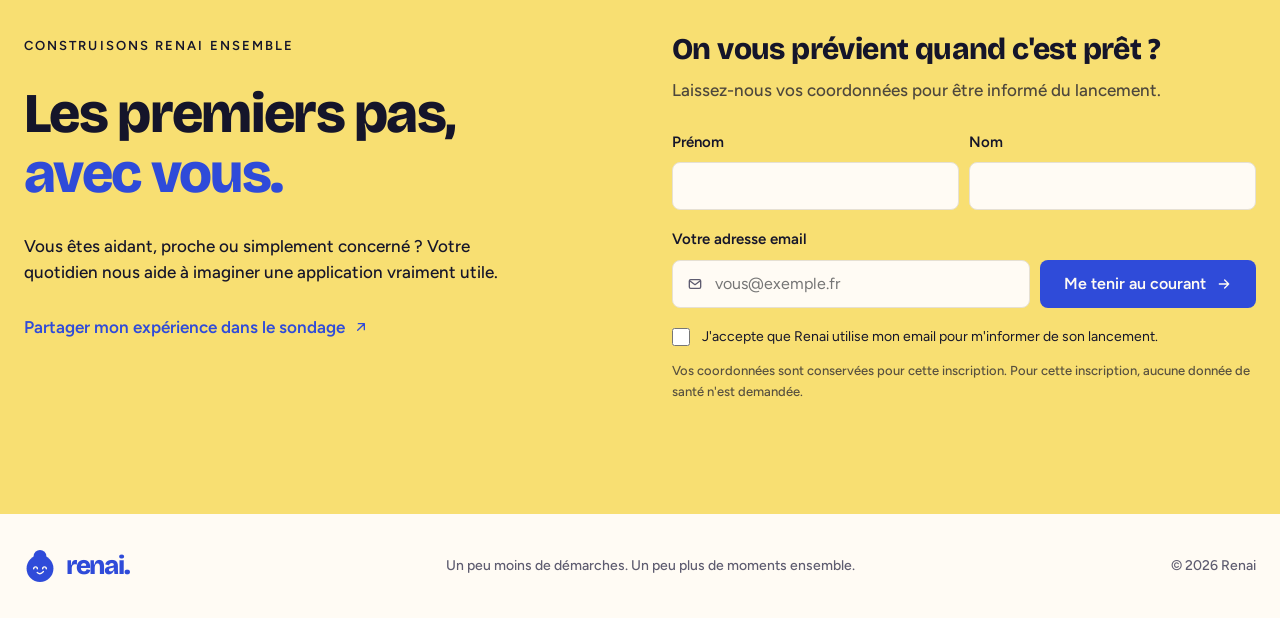
<file: particuliers/index.html>
<!doctype html>
<html lang="fr">
<head>
  <!-- Google tag (gtag.js) -->
  <script async src="https://www.googletagmanager.com/gtag/js?id=G-WM7BD0B0P1"></script>
  <script>
    window.dataLayer = window.dataLayer || [];
    function gtag(){dataLayer.push(arguments);}
    gtag('js', new Date());
    gtag('config', 'G-WM7BD0B0P1');
  </script>
<meta charset="utf-8">
<meta name="viewport" content="width=device-width, initial-scale=1">
<title>Renai, l'application qui allège la charge des aidants</title>
<meta name="description" content="Renai, l'application de toute la famille, et Renée, son assistante IA, pour alléger les démarches et veiller sur vos proches âgés ou en situation de handicap.">
<link rel="preconnect" href="https://fonts.googleapis.com">
<link rel="preconnect" href="https://fonts.gstatic.com" crossorigin>
<link href="https://fonts.googleapis.com/css2?family=Bricolage+Grotesque:opsz,wght@12..96,800&family=Figtree:wght@400;500;600&display=swap" rel="stylesheet">
<link rel="stylesheet" href="../assets/css/base.css">
<script src="../assets/js/config.js"></script>
<style>
  body { font-size: 17px; line-height: 1.55; }
  h1, h2, h3 { letter-spacing: -0.03em; }
  h2 { font-size: clamp(36px, 4.4vw, 56px); line-height: 1.08; }
  h2 em { font-style: normal; color: var(--cobalt); display: block; }
  h3 { font-size: 24px; letter-spacing: -0.02em; line-height: 1.2; }
  .ico { width: 16px; height: 16px; flex: none; fill: none; stroke: currentColor; stroke-width: 2; stroke-linecap: round; stroke-linejoin: round; }

  .eyebrow { display: inline-flex; align-items: center; gap: 8px; font-size: 13px; font-weight: 600; letter-spacing: .16em; text-transform: uppercase; color: var(--encre); margin-bottom: 20px; }
  .muted { color: var(--ardoise); }

  /* Boutons rectangulaires arrondis, sans ombre */
  .btn {
    display: inline-flex; align-items: center; justify-content: center; gap: 10px;
    height: 48px; padding: 0 24px; border: 0; border-radius: var(--radius-s);
    font: 600 16px var(--font-text); text-decoration: none; cursor: pointer;
    transition: transform .12s ease, background-color .15s ease, color .15s ease;
  }
  .btn:hover { transform: translateY(-1px); }
  .btn:focus-visible, input:focus-visible, a:focus-visible { outline: none; box-shadow: var(--focus-ring); }
  .btn-cobalt { background: var(--cobalt); color: var(--lait); }
  .btn-cobalt:hover { background: var(--encre); }
  .btn-beurre { background: var(--beurre); color: var(--encre); }
  .btn-beurre:hover { background: var(--lait); }
  .text-link { display: inline-flex; align-items: center; gap: 8px; font-weight: 600; color: var(--cobalt); text-decoration: none; }
  .text-link:hover { text-decoration: underline; }

  .logo span .dot { color: var(--bonbon); }

  /* Header */
  header { position: sticky; top: 0; z-index: 10; background: var(--lait); border-bottom: var(--border-soft); }
  header .wrap { display: flex; align-items: center; justify-content: space-between; gap: 24px; height: 84px; }
  header nav { display: flex; align-items: center; gap: 32px; font-size: 15px; }
  .status { display: inline-flex; align-items: center; gap: 10px; color: var(--ardoise); }
  .status::before { content: ""; width: 8px; height: 8px; border-radius: 50%; background: var(--cobalt); }
  header nav .link { display: inline-flex; align-items: center; gap: 8px; font-weight: 500; text-decoration: none; }
  header nav .link:hover { text-decoration: underline; }

  /* Hero */
  .hero { background: var(--cobalt); color: var(--lait); padding: 88px 0 96px; overflow: hidden; }
  .hero .wrap { display: grid; grid-template-columns: 1.15fr .85fr; gap: 56px; align-items: center; }
  .hero .eyebrow { color: var(--lait); }
  .wordmark { font-family: var(--font-display); font-weight: 800; font-size: clamp(88px, 12vw, 176px); letter-spacing: -0.05em; line-height: .9; margin-bottom: 36px; }
  .wordmark span { color: var(--bonbon); }
  .hero h1 { font-size: clamp(34px, 4vw, 52px); line-height: 1.08; margin-bottom: 24px; }
  .hero .lead { font-size: 19px; max-width: 32em; opacity: .92; }
  .hero .actions { display: flex; flex-wrap: wrap; align-items: center; gap: 12px 24px; margin-top: 40px; }
  .hero .actions small { font-size: 14px; opacity: .85; }

  /* Photos : deux cadres ronds + pastilles */
  .portraits { position: relative; width: 100%; max-width: 560px; aspect-ratio: 826 / 848; margin-left: auto; }
  .portraits .frame { position: absolute; border-radius: 50%; aspect-ratio: 1; overflow: hidden; }
  .portraits img { width: 100%; height: 100%; object-fit: cover; display: block; }
  .portraits .big { left: 0; bottom: 0; width: 80%; }
  .portraits .big img { object-position: 28% 40%; }
  .portraits .small { right: 0; top: 0; width: 34%; }
  .portraits .small img { object-position: 62% 50%; transform: scale(1.2); transform-origin: 60% 0; }
  .portraits .pastille { position: absolute; border-radius: 50%; }
  .pastille.beurre { background: var(--beurre); width: 15%; aspect-ratio: 1; left: 44%; top: 2%; }
  .pastille.lait { background: var(--lait); width: 11%; aspect-ratio: 1; right: 4%; bottom: 10%; }

  /* Bandeau sous le hero */
  .strip { border-bottom: var(--border-soft); }
  .strip .wrap { display: flex; justify-content: space-between; align-items: center; gap: 16px 32px; flex-wrap: wrap; min-height: 76px; padding-top: 16px; padding-bottom: 16px; font-size: 15px; }
  .strip p { font-weight: 600; }
  .strip ul { list-style: none; display: flex; flex-wrap: wrap; gap: 8px 32px; margin: 0; padding: 0; color: var(--ardoise); }
  .strip li { display: inline-flex; align-items: center; gap: 8px; }
  .strip li .ico { color: var(--cobalt); }

  section { padding: 112px 0; }
  .sable { background: var(--sable); }

  /* Ça vous parle ? */
  .split { display: grid; grid-template-columns: 1fr 1fr; gap: 64px; align-items: start; }
  .split h2 em { display: inline; }
  .echo { font-size: 22px; font-weight: 500; line-height: 1.5; margin: 20px 0 24px; }
  .split .body p + p, .split .body .text-link { margin-top: 24px; }

  /* Suivi des traitements */
  .head-row { display: flex; justify-content: space-between; align-items: flex-end; gap: 24px; flex-wrap: wrap; margin-bottom: 48px; }
  .chip { display: inline-block; padding: 8px 16px; border: 1.5px solid var(--cobalt); border-radius: var(--radius-pill); color: var(--cobalt); font-size: 14px; font-weight: 600; }
  .features { display: grid; grid-template-columns: repeat(3, 1fr); gap: 24px; }
  .feature .visual { aspect-ratio: 1.45; border-radius: var(--radius-s); display: grid; place-items: center; margin-bottom: 28px; overflow: hidden; }
  .feature .kicker { font-size: 13px; font-weight: 600; letter-spacing: .16em; text-transform: uppercase; margin-bottom: 10px; }
  .feature h3 { margin-bottom: 12px; }
  .feature p { color: var(--ardoise); font-size: 16px; }
  .note { margin-top: 40px; font-size: 14px; color: var(--ardoise); }

  .ill-card { background: #fff; border-radius: var(--radius-m); padding: 20px; }
  .v-ordo { background: var(--bonbon); }
  .v-ordo .ill-card { width: 58%; transform: rotate(-6deg); padding: 22px 22px 18px; }
  .v-ordo b { display: flex; align-items: center; gap: 6px; font-family: var(--font-display); font-size: 21px; letter-spacing: -0.02em; color: var(--cobalt); margin-bottom: 14px; }
  .v-ordo .bar { height: 7px; border-radius: 4px; background: var(--ligne); margin-bottom: 9px; }
  .v-ordo .ok { display: flex; justify-content: flex-end; align-items: center; gap: 6px; font-size: 12px; font-weight: 600; color: var(--cobalt); margin-top: 14px; }
  .v-cal { background: var(--beurre); }
  .v-cal .ill-card { width: 56%; padding: 14px 16px 16px; }
  .v-cal .cal-top { display: flex; justify-content: space-between; align-items: center; color: var(--cobalt); font-size: 11px; font-weight: 600; letter-spacing: .06em; margin-bottom: 10px; }
  .v-cal .grid { display: grid; grid-template-columns: repeat(7, 1fr); gap: 4px 2px; text-align: center; font-size: 11px; line-height: 20px; color: var(--ardoise); }
  .v-cal .grid .d { font-weight: 600; color: var(--encre); }
  .v-cal .grid .on { background: var(--cobalt); color: var(--lait); border-radius: 5px; font-weight: 600; }
  .v-cal .ok { display: flex; gap: 6px; align-items: flex-start; font-size: 11px; line-height: 1.3; margin-top: 12px; }
  .v-cal .ok .ico { color: var(--cobalt); width: 12px; height: 12px; margin-top: 1px; }
  .v-notif { background: var(--cobalt); }
  .v-notif .ill-card { width: 78%; display: grid; grid-template-columns: 40px 1fr 14px; gap: 12px; align-items: start; padding: 16px; }
  .v-notif .av { width: 40px; height: 40px; border-radius: var(--radius-s); background: var(--bonbon); display: grid; place-items: center; }
  .v-notif small { display: block; font-size: 10px; letter-spacing: .08em; color: var(--ardoise); text-transform: uppercase; }
  .v-notif strong { display: block; font-size: 14px; line-height: 1.3; margin: 4px 0; }
  .v-notif span { font-size: 12px; line-height: 1.35; color: var(--ardoise); display: block; }
  .v-notif .bell { color: var(--ardoise); width: 14px; height: 14px; }

  /* Allié */
  .ally { display: grid; grid-template-columns: 1fr 1fr; gap: 64px; align-items: center; }
  .ally h2 { margin-bottom: 32px; }
  .ally h2 span { display: block; }
  .ally p { max-width: 30em; }
  .chat { background: var(--bonbon); border-radius: var(--radius-s); padding: 48px; aspect-ratio: 1; display: flex; flex-direction: column; justify-content: center; }
  .chat .bubble { border-radius: var(--radius-s); padding: 20px 24px; }
  .chat .them { background: var(--lait); margin: 32px 0 20px auto; width: 78%; font-size: 16px; }
  .chat .us { background: var(--cobalt); color: var(--lait); width: 82%; font-family: var(--font-display); font-weight: 800; font-size: clamp(19px, 1.8vw, 24px); letter-spacing: -0.02em; line-height: 1.25; }
  .chat .caption { margin-top: 24px; font-size: 14px; }

  /* Construisons ensemble */
  .together { background: var(--beurre); }
  .together .wrap { display: grid; grid-template-columns: 1fr 1fr; gap: 64px; align-items: start; }
  .together h2 { margin-bottom: 28px; }
  .together .intro p { max-width: 28em; margin-bottom: 28px; }
  .signup h3 { font-size: 30px; margin-bottom: 10px; }
  .signup > p { color: var(--encre); opacity: .75; margin-bottom: 28px; }
  .signup label.lbl { display: block; font-weight: 600; font-size: 15px; margin-bottom: 8px; }
  .row-names { display: grid; grid-template-columns: 1fr 1fr; gap: 10px; margin-bottom: 18px; }
  .row-input { display: flex; gap: 10px; }
  .input { flex: 1; display: flex; align-items: center; gap: 10px; background: var(--lait); border: 1px solid var(--ligne); border-radius: var(--radius-s); padding: 0 14px; height: 48px; }
  .input .ico { color: var(--ardoise); }
  .input input { flex: 1; min-width: 0; border: 0; background: transparent; height: 100%; font: 400 16px var(--font-text); color: var(--encre); }
  .input input:focus-visible { box-shadow: none; }
  .input:focus-within { box-shadow: var(--focus-ring); }
  .consent { display: flex; gap: 12px; align-items: flex-start; margin-top: 18px; font-size: 14px; cursor: pointer; }
  .consent input { width: 18px; height: 18px; margin: 2px 0 0; accent-color: var(--cobalt); flex: none; }
  .signup .fine { margin-top: 14px; font-size: 13px; color: var(--encre); opacity: .7; }
  .signup .error { display: none; margin-top: 12px; font-size: 14px; font-weight: 600; color: var(--brique); }
  .signup.invalid .error-fields, .signup.failed .error-send { display: block; }
  .signup .sent { display: none; }
  .signup.done form { display: none; }
  .signup.done .sent { display: flex; gap: 16px; align-items: center; background: var(--lait); border-radius: var(--radius-s); padding: 20px 24px; font-weight: 600; }

  footer { padding: 36px 0; font-size: 14px; color: var(--ardoise); }
  footer .wrap { display: flex; justify-content: space-between; align-items: center; gap: 16px 32px; flex-wrap: wrap; }
  footer .logo span { font-size: 26px; }

  @media (max-width: 1080px) {
    .features { grid-template-columns: 1fr; max-width: 560px; }
  }
  @media (max-width: 960px) {
    header .status { display: none; }
    .hero .wrap, .split, .ally, .together .wrap { grid-template-columns: 1fr; gap: 48px; }
    .hero .portraits { order: -1; max-width: 320px; margin: 0 auto; }
    .chat { max-width: 520px; }
  }
  @media (max-width: 640px) {
    header .wrap { height: 68px; }
    header nav .link { display: none; }
    header .btn { height: 40px; padding: 0 14px; font-size: 14px; white-space: nowrap; gap: 6px; }
    .logo span { font-size: 26px; }
    .hero { padding: 48px 0 64px; }
    .hero .portraits { max-width: 240px; }
    .wordmark { margin-bottom: 24px; }
    section { padding: 72px 0; }
    .btn { height: 52px; }
    .chat { padding: 28px; aspect-ratio: auto; }
    .row-input { flex-direction: column; }
    .row-names { grid-template-columns: 1fr; }
    .row-input .btn { width: 100%; }
  }
</style>
</head>
<body>

<svg width="0" height="0" style="position:absolute" aria-hidden="true">
  <defs>
    <!-- Personnage « complice » : un rond + un chignon (Renee Mark) -->
    <symbol id="renai-complice" viewBox="0 0 100 100">
      <circle cx="50" cy="20" r="20" fill="var(--body, #2F4BD9)"/>
      <circle cx="50" cy="58" r="42" fill="var(--body, #2F4BD9)"/>
      <path d="M30.3 58.5a5.7 5.7 0 0 1 11.4 0M58.3 58.5a5.7 5.7 0 0 1 11.4 0" fill="none" stroke="var(--face, #FFFBF4)" stroke-width="4.5" stroke-linecap="round"/>
      <path d="M41.5 70.5q9.5 8 19 -3" fill="none" stroke="var(--face, #FFFBF4)" stroke-width="4.5" stroke-linecap="round"/>
    </symbol>
    <symbol id="i-arrow" viewBox="0 0 24 24"><path d="M5 12h14M13 6l6 6-6 6"/></symbol>
    <symbol id="i-out" viewBox="0 0 24 24"><path d="M7 17 17 7M8 7h9v9"/></symbol>
    <symbol id="i-check" viewBox="0 0 24 24"><path d="m5 12.5 4.5 4.5L19 7.5"/></symbol>
    <symbol id="i-heart" viewBox="0 0 24 24"><path d="M12 20s-7.5-4.6-7.5-10.2A4.3 4.3 0 0 1 12 7.2a4.3 4.3 0 0 1 7.5 2.6C19.5 15.4 12 20 12 20z"/></symbol>
    <symbol id="i-camera" viewBox="0 0 24 24"><path d="M4 8h3l2-2.5h6L17 8h3v11H4z"/><circle cx="12" cy="13" r="3.5"/></symbol>
    <symbol id="i-cal" viewBox="0 0 24 24"><rect x="4" y="5.5" width="16" height="14.5" rx="2"/><path d="M4 10h16M8.5 3.5v4M15.5 3.5v4"/></symbol>
    <symbol id="i-bell" viewBox="0 0 24 24"><path d="M6 16.5V11a6 6 0 0 1 12 0v5.5l1.5 1.5h-15zM10 20.5h4"/></symbol>
    <symbol id="i-mail" viewBox="0 0 24 24"><rect x="3.5" y="5.5" width="17" height="13" rx="2"/><path d="m4 7 8 6 8-6"/></symbol>
  </defs>
</svg>

<header>
  <div class="wrap">
    <a class="logo" href="#top" aria-label="Renai, accueil">
      <svg class="mark" width="40" height="40"><use href="#renai-complice"/></svg>
      <span>renai<span class="dot">.</span></span>
    </a>
    <nav>
      <span class="status">En cours de création, avec vous</span>
      <!-- À brancher : lien du sondage -->
      <a class="link survey-link" href="#ensemble">Donner mon avis <svg class="ico"><use href="#i-out"/></svg></a>
      <a class="btn btn-cobalt" href="#inscription">Être informé du lancement <svg class="ico"><use href="#i-arrow"/></svg></a>
    </nav>
  </div>
</header>

<main id="top">

  <!-- Hero -->
  <section class="hero">
    <div class="wrap">
      <div>
        <p class="eyebrow"><svg class="ico"><use href="#i-heart"/></svg>Pour ceux qui prennent soin des autres</p>
        <p class="wordmark" aria-hidden="true">Renai<span>.</span></p>
        <h1>Prendre soin,<br>sans tout porter seul.</h1>
        <p class="lead">L'application de toute la famille, avec Renée, son assistante IA, pour alléger les démarches et veiller sur vos proches âgés ou en situation de handicap.</p>
        <div class="actions">
          <a class="btn btn-beurre" href="#inscription">Tenons-nous au courant <svg class="ico"><use href="#i-arrow"/></svg></a>
          <small>Bientôt à vos côtés.</small>
        </div>
      </div>

      <div class="portraits">
        <span class="pastille beurre" aria-hidden="true"></span>
        <div class="frame small"><img src="../assets/daughter-with-mother.jpg" alt="Une fille enlace sa mère âgée, assise dans un fauteuil" width="612" height="408"></div>
        <div class="frame big"><img src="../assets/sons-with-Father.jpg" alt="Deux fils rient avec leur père âgé dans un jardin" width="1000" height="667"></div>
        <span class="pastille lait" aria-hidden="true"></span>
      </div>
    </div>
  </section>

  <div class="strip">
    <div class="wrap">
      <p>Moins de charge mentale. Plus de présence.</p>
      <ul>
        <li><svg class="ico"><use href="#i-check"/></svg>Pour les aidants</li>
        <li><svg class="ico"><use href="#i-check"/></svg>Pour les familles</li>
        <li><svg class="ico"><use href="#i-check"/></svg>Pour vos proches</li>
      </ul>
    </div>
  </div>

  <!-- Ça vous parle ? -->
  <section>
    <div class="wrap split">
      <div>
        <p class="eyebrow">Ça vous parle ?</p>
        <h2>Dans la famille,<br>c'est souvent<br><em>vous.</em></h2>
      </div>
      <div class="body">
        <p class="echo">Les papiers. Les rendez-vous.<br>Les décisions. Et les nouvelles à donner.</p>
        <p class="muted">Vous veillez sur un parent, vous pensez à tout… pendant que les autres demandent comment ça va. Prendre soin ne devrait pas vouloir dire tout gérer, tout seul.</p>
        <a class="text-link" href="#traitements"><svg width="22" height="22"><use href="#renai-complice"/></svg>Et si vous aviez un coup de main ?</a>
      </div>
    </div>
  </section>

  <!-- Suivi des traitements -->
  <section id="traitements" class="sable">
    <div class="wrap">
      <p class="eyebrow">Un premier pas, très concret</p>
      <div class="head-row">
        <h2>Le suivi des traitements,<em>un souci de moins.</em></h2>
        <span class="chip">Dans notre première version</span>
      </div>

      <div class="features">
        <article class="feature">
          <div class="visual v-ordo" aria-hidden="true">
            <div class="ill-card">
              <b>Ordonnance <svg class="ico"><use href="#i-camera"/></svg></b>
              <div class="bar"></div><div class="bar" style="width:80%"></div><div class="bar" style="width:62%"></div>
              <div class="ok"><svg class="ico" style="width:12px;height:12px"><use href="#i-check"/></svg>À votre pharmacie</div>
            </div>
          </div>
          <p class="kicker">01 · Photographier</p>
          <h3>Une photo. C'est parti.</h3>
          <p>Photographiez l'ordonnance : Renai la transmettra automatiquement à la pharmacie. Une démarche de moins à gérer.</p>
        </article>

        <article class="feature">
          <div class="visual v-cal" aria-hidden="true">
            <div class="ill-card">
              <div class="cal-top"><svg class="ico"><use href="#i-cal"/></svg>SUIVI MÉDICAL</div>
              <div class="grid">
                <span class="d">L</span><span class="d">M</span><span class="d">M</span><span class="d">J</span><span class="d">V</span><span class="d">S</span><span class="d">D</span>
                <span>1</span><span>2</span><span>3</span><span>4</span><span>5</span><span>6</span><span>7</span>
                <span>8</span><span>9</span><span class="on">10</span><span>11</span><span>12</span><span>13</span><span>14</span>
              </div>
              <div class="ok"><svg class="ico"><use href="#i-check"/></svg>Avant la fin de l'ordonnance</div>
            </div>
          </div>
          <p class="kicker">02 · Anticiper</p>
          <h3>Le bon rendez-vous.</h3>
          <p>Renée, notre assistante IA, préparera la demande de rendez-vous de suivi auprès du médecin, avant l'expiration de l'ordonnance. Pour ne pas attendre le dernier moment.</p>
        </article>

        <article class="feature">
          <div class="visual v-notif" aria-hidden="true">
            <div class="ill-card">
              <div class="av"><svg width="26" height="26"><use href="#renai-complice"/></svg></div>
              <div>
                <small>Renai · Rappel</small>
                <strong>C'est l'heure du traitement.</strong>
                <span>Un petit rappel, tout simplement.</span>
              </div>
              <svg class="ico bell"><use href="#i-bell"/></svg>
            </div>
          </div>
          <p class="kicker">03 · Accompagner</p>
          <h3>Un rappel attentionné.</h3>
          <p>Votre proche recevra des rappels de prise de médicaments. Un repère au quotidien, sans que tout repose sur votre mémoire.</p>
        </article>
      </div>

      <p class="note">Fonctionnalités en préparation. Renai accompagnera l'organisation du suivi, sans remplacer un professionnel de santé.</p>
    </div>
  </section>

  <!-- Allié -->
  <section>
    <div class="wrap ally">
      <div>
        <p class="eyebrow">Plus qu'une assistante. Une alliée.</p>
        <h2><span>Elle comprend.</span><span>Elle prépare.</span><em>Elle vous soulage.</em></h2>
        <p class="muted">Notre ambition : Renée, une assistante IA de famille qui comprend votre situation, prépare les démarches et vous aide à les mener à bien. Pour garder votre énergie pour ce qui compte vraiment.</p>
      </div>
      <div class="chat">
        <svg width="56" height="56" aria-hidden="true"><use href="#renai-complice"/></svg>
        <p class="bubble them">«&nbsp;J'aimerais juste passer du temps avec maman, sans penser aux papiers.&nbsp;»</p>
        <p class="bubble us">Vous prenez soin d'elle.<br>On s'occupe du reste.</p>
        <p class="caption">Voilà l'idée derrière Renai.</p>
      </div>
    </div>
  </section>

  <!-- Construisons ensemble -->
  <section id="ensemble" class="together">
    <div class="wrap">
      <div class="intro">
        <p class="eyebrow">Construisons Renai ensemble</p>
        <h2>Les premiers pas,<em>avec vous.</em></h2>
        <p>Vous êtes aidant, proche ou simplement concerné ? Votre quotidien nous aide à imaginer une application vraiment utile.</p>
        <!-- À brancher : lien du sondage -->
        <a class="text-link survey-link" href="#ensemble">Partager mon expérience dans le sondage <svg class="ico"><use href="#i-out"/></svg></a>
      </div>

      <div class="signup" id="inscription">
        <h3>On vous prévient quand c'est prêt ?</h3>
        <p>Laissez-nous vos coordonnées pour être informé du lancement.</p>
        <form id="signup-form" novalidate>
          <div class="row-names">
            <div>
              <label class="lbl" for="firstname">Prénom</label>
              <div class="input"><input id="firstname" name="firstname" type="text" autocomplete="given-name" required></div>
            </div>
            <div>
              <label class="lbl" for="lastname">Nom</label>
              <div class="input"><input id="lastname" name="lastname" type="text" autocomplete="family-name" required></div>
            </div>
          </div>
          <label class="lbl" for="email">Votre adresse email</label>
          <div class="row-input">
            <div class="input">
              <svg class="ico"><use href="#i-mail"/></svg>
              <input id="email" name="email" type="email" autocomplete="email" placeholder="vous@exemple.fr" required>
            </div>
            <button class="btn btn-cobalt" type="submit">Me tenir au courant <svg class="ico"><use href="#i-arrow"/></svg></button>
          </div>
          <label class="consent"><input type="checkbox" name="consent" required><span id="consent-text">J'accepte que Renai utilise mon email pour m'informer de son lancement.</span></label>
          <p class="error error-fields" role="alert">Indiquez votre prénom, votre nom, une adresse email valide et cochez la case pour continuer.</p>
          <p class="error error-send" role="alert">L'inscription n'a pas pu être envoyée. Veuillez réessayer dans un instant.</p>
          <p class="fine">Vos coordonnées sont conservées pour cette inscription. Pour cette inscription, aucune donnée de santé n'est demandée.</p>
        </form>
        <div class="sent" role="status">
          <svg width="48" height="48" aria-hidden="true"><use href="#renai-complice"/></svg>
          <span>C'est noté. On vous écrit dès que Renai est prêt.</span>
        </div>
      </div>
    </div>
  </section>

</main>

<footer>
  <div class="wrap">
    <a class="logo" href="#top" aria-label="Renai, retour en haut">
      <svg class="mark" width="32" height="32"><use href="#renai-complice"/></svg>
      <span>renai.</span>
    </a>
    <p>Un peu moins de démarches. Un peu plus de moments ensemble.</p>
    <p>© 2026 Renai</p>
  </div>
</footer>

<script>
  // À brancher : URL du sondage (Tally, Typeform...). Vide = les liens restent sur la section « Construisons ensemble ».
  const SURVEY_URL = "https://tally.so/r/44WY8r?utm_source=landing-page";
  // Inscriptions envoyées au formulaire HubSpot HUBSPOT_PARTICULIERS (assets/js/config.js).
  // FORM_GUID vide = confirmation locale uniquement.
  const contact = window.RENAI_CONTACT || {};
  const hubspot = { ...contact.HUBSPOT, ...contact.HUBSPOT_PARTICULIERS };
  const SIGNUP_ENDPOINT = hubspot.PORTAL_ID && hubspot.FORM_GUID
    ? `${hubspot.API_HOST || 'https://api.hsforms.com'}/submissions/v3/integration/submit/${encodeURIComponent(hubspot.PORTAL_ID)}/${encodeURIComponent(hubspot.FORM_GUID)}`
    : '';

  function hubspotPayload(data) {
    const hutk = document.cookie.match(/(?:^|;\s*)hubspotutk=([^;]+)/)?.[1];
    const fields = ['firstname', 'lastname', 'email'].map(name => ({ objectTypeId: '0-1', name, value: data[name] }));
    // Base légale RGPD : consentement explicite donné par la case à cocher.
    const text = document.getElementById('consent-text').textContent.trim();
    const consent = { consentToProcess: true, text };
    if (hubspot.SUBSCRIPTION_TYPE_ID) consent.communications = [{ value: true, subscriptionTypeId: Number(hubspot.SUBSCRIPTION_TYPE_ID), text }];
    return { fields, context: { ...(hutk && { hutk }), pageUri: location.href, pageName: document.title }, legalConsentOptions: { consent } };
  }

  // Suivi Google Analytics 4 (sans effet si la balise GA4 est absente ou bloquée).
  function track(name, params) {
    try { if (typeof window.gtag === 'function') window.gtag('event', name, params); } catch {}
  }

  if (SURVEY_URL) document.querySelectorAll('.survey-link').forEach(a => {
    a.href = SURVEY_URL; a.target = '_blank'; a.rel = 'noopener';
  });
  document.querySelectorAll('.survey-link').forEach(a => a.addEventListener('click', () => track('sondage_clic', {})));

  const box = document.querySelector('.signup');
  const form = document.getElementById('signup-form');
  const submit = form.querySelector('[type=submit]');
  form.addEventListener('submit', async e => {
    e.preventDefault();
    box.classList.remove('failed');
    const invalid = [...form.querySelectorAll('[required]')].find(f => !f.checkValidity());
    box.classList.toggle('invalid', !!invalid);
    if (invalid) { invalid.focus(); return; }
    const data = {
      firstname: form.firstname.value.trim(),
      lastname: form.lastname.value.trim(),
      email: form.email.value.trim()
    };
    if (SIGNUP_ENDPOINT) {
      submit.disabled = true;
      try {
        const response = await fetch(SIGNUP_ENDPOINT, { method: 'POST', headers: { 'Content-Type': 'application/json', 'Accept': 'application/json' }, body: JSON.stringify(hubspotPayload(data)), signal: AbortSignal.timeout(15000) });
        if (!response.ok) {
          console.error('Renai — échec de l’inscription', response.status, await response.text().catch(() => ''));
          throw new Error('Request failed');
        }
      } catch {
        box.classList.add('failed');
        return;
      } finally { submit.disabled = false; }
    } else {
      console.log('Inscription (aucun endpoint configuré) :', data);
    }
    track('inscription_particulier', { form_id: 'signup-form' });
    box.classList.add('done');
  });
</script>
</body>
</html>
</file>
<file: assets/fonts/fonts.css>
@font-face {
  font-family: 'Bricolage Grotesque';
  font-style: normal;
  font-weight: 400;
  font-stretch: normal;
  font-display: swap;
  src: url(./font-0.ttf) format('truetype');
}
@font-face {
  font-family: 'Bricolage Grotesque';
  font-style: normal;
  font-weight: 500;
  font-stretch: normal;
  font-display: swap;
  src: url(./font-1.ttf) format('truetype');
}
@font-face {
  font-family: 'Bricolage Grotesque';
  font-style: normal;
  font-weight: 600;
  font-stretch: normal;
  font-display: swap;
  src: url(./font-2.ttf) format('truetype');
}
@font-face {
  font-family: 'Bricolage Grotesque';
  font-style: normal;
  font-weight: 700;
  font-stretch: normal;
  font-display: swap;
  src: url(./font-3.ttf) format('truetype');
}
@font-face {
  font-family: 'Bricolage Grotesque';
  font-style: normal;
  font-weight: 800;
  font-stretch: normal;
  font-display: swap;
  src: url(./font-4.ttf) format('truetype');
}
@font-face {
  font-family: 'Figtree';
  font-style: normal;
  font-weight: 400;
  font-display: swap;
  src: url(./font-5.ttf) format('truetype');
}
@font-face {
  font-family: 'Figtree';
  font-style: normal;
  font-weight: 500;
  font-display: swap;
  src: url(./font-6.ttf) format('truetype');
}
@font-face {
  font-family: 'Figtree';
  font-style: normal;
  font-weight: 600;
  font-display: swap;
  src: url(./font-7.ttf) format('truetype');
}
@font-face {
  font-family: 'Figtree';
  font-style: normal;
  font-weight: 700;
  font-display: swap;
  src: url(./font-8.ttf) format('truetype');
}
</file>
<file: assets/css/tokens.css>
:root {
  /* Couleurs */
  --renee-cobalt: #2F4BD9;
  --renee-lait:   #FFFBF4;
  --renee-encre:  #15152A;
  --renee-bonbon: #F7A8C4;
  --renee-beurre: #F8DF72;
  --renee-sable:  #F4EFE4;
  --renee-ligne:  #E6E0D3;
  --renee-ardoise:#5E5C70;
  --renee-brique: #C2502E;

  /* Typographie */
  --font-display: 'Bricolage Grotesque', sans-serif; /* 800, ls -0.02 à -0.05em */
  --font-text:    'Figtree', sans-serif;             /* 400 / 500 / 600 */
  --text-display: 72px;  --text-h1: 48px;  --text-h2: 32px;  --text-h3: 22px;
  --text-body-l:  18px;  --text-body: 16px; --text-small: 14px; --text-label: 12px;

  /* Espacements (base 4) */
  --space-1: 4px;  --space-2: 8px;  --space-3: 12px; --space-4: 16px;
  --space-6: 24px; --space-8: 32px; --space-12: 48px; --space-20: 80px;

  /* Rayons */
  --radius-s: 8px; --radius-m: 12px; --radius-l: 20px; --radius-pill: 999px;

  /* Bordures & profondeur */
  --border-strong: 1.5px solid var(--renee-encre);
  --border-soft:   1px solid var(--renee-ligne);
  --shadow-modal:  0 12px 40px rgba(21, 21, 42, .18);

  /* Contrôles */
  --control-h-mobile: 52px; --control-h-web: 48px;
  --focus-ring: 0 0 0 3px var(--renee-bonbon);
}
</file>
<file: assets/css/b2b.css>
*{box-sizing:border-box}html{scroll-behavior:smooth;scroll-padding-top:100px}body{margin:0;color:var(--renee-encre);background:var(--renee-lait);font-family:var(--font-text);font-size:19px;line-height:1.55;-webkit-font-smoothing:antialiased}button,input,select,textarea{font:inherit}button,a,input,textarea,summary{-webkit-tap-highlight-color:transparent}button{cursor:pointer}button:disabled{cursor:wait}a{color:inherit;text-decoration:none}button{color:inherit}::selection{background:var(--renee-beurre);color:var(--renee-encre)}:focus-visible{outline:3px solid var(--renee-cobalt);outline-offset:5px}img{display:block;width:100%;height:auto}h1,h2,h3,p{margin:0}h1,h2,h3,.wordmark{font-family:var(--font-display);font-weight:800;letter-spacing:-.045em;line-height:1.04}h2{font-size:clamp(36px,4.25vw,58px)}h3{letter-spacing:-.025em}p{text-wrap:pretty}.wrap{width:min(1440px,calc(100% - 96px));margin-inline:auto}.section-pad{padding-block:104px}.eyebrow{font-size:14px;text-transform:uppercase;font-weight:600;letter-spacing:.12em;display:inline-flex;gap:10px;align-items:center}.section-top{display:flex;justify-content:space-between;align-items:center;gap:24px;margin-bottom:40px}.section-side-note{font-size:16px;color:var(--renee-ardoise)}.icon{width:22px;height:22px;fill:none;stroke:currentColor;stroke-width:1.7;stroke-linecap:round;stroke-linejoin:round;flex-shrink:0}.svg-library{position:absolute;width:0;height:0;overflow:hidden}.mascot{width:54px;height:54px;flex-shrink:0;color:var(--renee-cobalt)}.status-dot{height:7px;width:7px;display:inline-block;background:var(--renee-cobalt);border-radius:50%;flex-shrink:0}.button{display:inline-flex;align-items:center;justify-content:center;gap:16px;min-height:52px;padding:12px 24px;border-radius:999px;font-weight:600;font-size:18px;line-height:1.3;border:1.5px solid transparent;transition:background .22s,color .22s,transform .22s;white-space:nowrap}.button:hover{transform:translateY(-2px)}.button .icon{width:19px;height:19px;transition:transform .22s}.button:hover .icon{transform:translateX(3px)}.button-dark{background:var(--renee-encre);color:var(--renee-lait)}.button-dark:hover{background:var(--renee-cobalt)}.button-outline{border-color:var(--renee-encre);background:transparent}.button-outline:hover{background:var(--renee-beurre)}.button-small{min-height:46px;padding:10px 20px;font-size:16px}.text-link{display:inline-flex;align-items:center;gap:12px;font-weight:600;font-size:17px;border-bottom:1px solid transparent;padding-block:6px;transition:border-color .2s,gap .2s}.text-link:hover{border-bottom-color:currentColor;gap:17px}.skip-link{position:fixed;top:-80px;left:20px;z-index:100;background:var(--renee-beurre);padding:14px 20px;border-radius:12px}.skip-link:focus{top:16px}.wordmark{font-size:40px;color:var(--renee-cobalt);line-height:1;letter-spacing:-.055em;display:inline-block}.wordmark span{font-size:.53em;letter-spacing:-.045em;margin-left:1px}.site-header{position:sticky;top:0;z-index:30;background:var(--renee-lait);border-bottom:1px solid var(--renee-ligne);transition:border-color .3s}.site-header.scrolled{border-bottom-color:var(--renee-encre)}.nav-shell{height:88px;display:flex;align-items:center;justify-content:space-between;gap:30px}.desktop-nav{display:flex;align-items:center;gap:32px;margin-left:auto;margin-right:35px;font-size:16px;font-weight:500}.desktop-nav a{transition:color .2s}.desktop-nav a:hover{color:var(--renee-cobalt)}.menu-toggle{display:none}.mobile-nav[hidden]{display:none}.mobile-nav{padding:10px 24px 24px;border-top:1px solid var(--renee-ligne)}.mobile-nav a{display:block;padding:12px 0;font-weight:600}
.hero{display:grid;grid-template-columns:1.13fr 1fr;gap:56px;padding-top:66px;padding-bottom:68px;align-items:center}.hero-copy .eyebrow{margin-bottom:28px;color:var(--renee-ardoise);font-size:13px;letter-spacing:.13em}.hero h1{font-size:clamp(56px,5.5vw,78px);line-height:.96;color:var(--renee-cobalt);letter-spacing:-.055em}.highlight-word{position:relative;display:inline-block;z-index:0}.highlight-word svg{position:absolute;bottom:-11px;left:-4%;width:111%;height:20px;z-index:-1;overflow:visible}.highlight-word path{fill:none;stroke:var(--renee-beurre);stroke-width:12;stroke-linecap:round;stroke-dasharray:340;stroke-dashoffset:0}.hero-subtitle{font-family:var(--font-display);font-weight:700;letter-spacing:-.02em;font-size:26px;line-height:1.2;margin-top:30px;max-width:450px}.hero-description{font-size:19px;color:var(--renee-ardoise);max-width:490px;line-height:1.6;margin-top:17px}.hero-actions{display:flex;align-items:center;gap:22px;flex-wrap:wrap;margin-top:28px}.hero-actions .text-link{font-size:16px}.hero-note{font-size:13px;color:var(--renee-ardoise);margin-top:18px;display:flex;align-items:center;gap:9px}.tiny-ring{display:inline-block;width:10px;height:10px;flex-shrink:0;border:1.5px solid currentColor;border-radius:50%}.hero-scene{min-height:525px;height:100%;max-height:560px;background:var(--renee-bonbon);border-radius:20px;position:relative;display:flex;flex-direction:column;align-items:center;justify-content:center;overflow:hidden;padding:64px 32px 65px}.scene-orbit{position:absolute;border-radius:50%;pointer-events:none}.orbit-one{width:270px;height:270px;background:var(--renee-cobalt);right:-102px;top:-135px}.orbit-two{width:170px;height:170px;background:var(--renee-beurre);left:-68px;bottom:-75px}.scene-cross{font-family:var(--font-display);font-size:56px;color:var(--renee-cobalt);position:absolute;left:25px;top:53px;line-height:1;opacity:.8}.scene-label{position:absolute;top:25px;left:25px;display:flex;align-items:center;gap:8px;font-size:13px;font-weight:600;color:var(--renee-encre)}.conversation-card{width:100%;max-width:365px;position:relative;background:var(--renee-lait);border:1.5px solid var(--renee-encre);border-radius:20px;padding:22px 20px 16px;z-index:1;animation:float-card 7s ease-in-out infinite}.assistant-heading{display:flex;align-items:center;gap:10px;padding-bottom:19px;border-bottom:1px solid var(--renee-ligne)}.assistant-heading .mascot{width:44px;height:44px}.assistant-heading strong{font-family:var(--font-display);font-weight:800;font-size:24px;letter-spacing:-.025em;display:block;line-height:1.1}.assistant-heading div>span{display:block;font-size:12px;color:var(--renee-ardoise);margin-top:4px}.small-badge{font-size:12px!important;font-weight:600;line-height:1.3;border:1px solid var(--renee-ligne);padding:6px 8px;border-radius:99px;white-space:nowrap;margin-left:auto}.conversation-content{padding-top:20px;min-height:241px;display:flex;flex-direction:column;gap:13px}.chat-user{background:var(--renee-bonbon);padding:12px 15px;border-radius:20px 20px 6px 20px;font-size:16px;align-self:flex-end;max-width:88%;line-height:1.45}.chat-assistant{align-self:flex-start;max-width:95%;font-size:17px;line-height:1.4;padding:0 5px}.chat-label{font-size:12px;color:var(--renee-ardoise);letter-spacing:.1em;display:block;margin-bottom:6px}.chat-assistant p{font-family:var(--font-display);font-weight:600;letter-spacing:-.015em}.preview-task{display:flex;align-items:center;gap:10px;padding:12px 10px;border:1px solid var(--renee-ligne);border-radius:12px;margin-top:auto}.task-icon{background:var(--renee-sable);width:32px;height:36px;border-radius:8px;display:grid;place-items:center;flex-shrink:0}.task-icon .icon{width:19px;height:19px}.preview-task strong{font-size:13px;display:block;line-height:1.3}.preview-task div>span{font-size:12px;color:var(--renee-ardoise);display:block;margin-top:4px}.task-status{font-size:12px;padding:5px 6px;border-radius:99px;background:var(--renee-bonbon);white-space:nowrap;margin-left:auto}.prototype-tabs{display:flex;justify-content:space-between;gap:3px;border-top:1px solid var(--renee-ligne);padding-top:13px;margin-top:17px}.prototype-tabs button{padding:6px 8px;border:0;background:transparent;font-size:12px;border-radius:99px;transition:background .2s,color .2s}.prototype-tabs button[aria-selected=true]{background:var(--renee-encre);color:var(--renee-lait)}.prototype-tabs button:hover{background:var(--renee-sable);color:var(--renee-encre)}.scene-caption{position:absolute;bottom:38px;font-family:var(--font-display);font-size:18px;font-weight:700;letter-spacing:-.02em;display:flex;gap:8px;align-items:center}.caption-dash{width:18px;height:2px;background:var(--renee-encre)}.prototype-disclaimer{font-size:12px;position:absolute;bottom:17px;color:var(--renee-encre)}.audience-strip{border-top:1px solid var(--renee-ligne);border-bottom:1px solid var(--renee-ligne)}.audience-inner{padding-block:28px;display:flex;align-items:center;justify-content:space-between;gap:40px}.audience-inner>span{font-size:14px;color:var(--renee-ardoise);line-height:1.4}.audiences{display:flex;flex-wrap:wrap;gap:46px;align-items:center}.audiences span{font-family:var(--font-display);font-size:23px;font-weight:700;letter-spacing:-.03em}
.problem-layout{display:grid;grid-template-columns:1fr .95fr;gap:96px;align-items:center}.problem-title h2{margin-bottom:26px}.pink-underline{background:var(--renee-bonbon);padding:0 5px;box-decoration-break:clone;-webkit-box-decoration-break:clone}.problem-title p{max-width:460px;color:var(--renee-ardoise);font-size:19px}.problem-title p+p{margin-top:16px}.pain-row{display:flex;align-items:flex-start;gap:21px;padding-block:25px;border-bottom:1px solid var(--renee-ligne)}.pain-row:first-child{padding-top:8px}.pain-row:last-child{border-bottom:0;padding-bottom:8px}.pain-number{font-size:14px;color:var(--renee-cobalt);font-weight:600;padding-top:5px}.pain-row h3{font-size:25px;margin-bottom:9px;line-height:1.2}.pain-row p{color:var(--renee-ardoise);font-size:17px;max-width:340px}.pain-row>.icon{margin-left:auto;width:24px;height:24px;color:var(--renee-cobalt);margin-top:4px}
.solution-section{background:var(--renee-encre);color:var(--renee-lait);border-radius:20px;margin-inline:16px;scroll-margin-top:104px}.solution-section .section-pad{padding-top:80px;padding-bottom:52px}.outlined-badge{border:1px solid var(--renee-lait);border-radius:99px;padding:7px 13px;font-size:13px}.solution-intro{display:flex;gap:56px;align-items:flex-end;justify-content:space-between;margin-bottom:44px}.solution-intro h2{font-size:clamp(36px,4vw,54px)}.solution-intro h2 span{color:var(--renee-bonbon)}.solution-intro>p{font-size:18px;max-width:300px;color:var(--renee-lait);opacity:.78}.module-layout{display:grid;grid-template-columns:1fr .9fr;gap:72px;align-items:center}.module-steps{display:flex;flex-direction:column;gap:0}.module-step{display:flex;align-items:center;gap:20px;text-align:left;border:0;border-bottom:1px solid #444454;background:transparent;color:var(--renee-lait);padding:25px 18px 25px 0;transition:color .3s,background .3s,padding .3s;border-radius:0;width:100%}.module-step:first-child{border-top:1px solid #444454}.module-step.active{color:var(--renee-encre);background:var(--renee-beurre);border-radius:12px;padding-left:18px;border-color:transparent}.step-number{font-size:14px;font-weight:600;align-self:flex-start;margin-top:6px}.module-step strong{font-family:var(--font-display);font-size:26px;font-weight:700;line-height:1.1;letter-spacing:-.03em;display:block}.module-step small{display:block;font-size:16px;margin-top:10px;opacity:.75;max-width:360px}.module-step>.icon{margin-left:auto;width:21px}.module-step:not(.active):hover{color:var(--renee-beurre)}.module-preview{border:1.5px solid var(--renee-lait);background:var(--renee-lait);color:var(--renee-encre);border-radius:20px;min-height:438px;padding:27px 30px}.module-preview-top{display:flex;align-items:center;justify-content:space-between;margin-bottom:24px}.module-preview-top .wordmark{font-size:25px}.preview-greeting{display:block;font-size:13px;color:var(--renee-ardoise);margin-bottom:6px}.module-preview h3{font-size:30px;line-height:1.03;min-height:65px;color:var(--renee-cobalt)}.module-demo{margin-top:23px;min-height:119px}.demo-document{background:var(--renee-sable);border-radius:12px;border:1px solid var(--renee-ligne);padding:17px;display:flex;gap:16px;align-items:center}.document-sheet{width:47px;height:65px;border:1.5px solid var(--renee-encre);border-radius:5px;background:var(--renee-lait);padding:11px 8px;display:flex;flex-direction:column;gap:5px;flex-shrink:0}.document-sheet span{height:2px;background:var(--renee-encre);width:100%;opacity:.5}.document-sheet span:first-child{width:50%;height:5px;background:var(--renee-cobalt);opacity:1;margin-bottom:6px}.document-sheet span:last-child{width:64%}.demo-document strong{font-size:16px;display:block}.demo-document small{color:var(--renee-ardoise);font-size:13px;display:block;margin-top:5px}.demo-detail{display:flex;justify-content:space-between;margin-top:10px;font-size:12px;color:var(--renee-ardoise)}.demo-detail span:last-child{color:var(--renee-cobalt)}.module-ai{margin-top:22px;display:flex;gap:12px;align-items:center}.module-ai .mascot{width:42px;height:42px}.module-ai span{font-size:12px;letter-spacing:.1em;color:var(--renee-ardoise)}.module-ai p{font-size:16px;font-weight:500;line-height:1.4;margin-top:3px;max-width:320px}.module-disclaimer{font-size:16px;line-height:1.45;color:var(--renee-ardoise);border-top:1px solid var(--renee-ligne);padding-top:13px;margin-top:18px}.demo-pharmacy{border:1px solid var(--renee-ligne);padding:15px;border-radius:12px;background:var(--renee-sable)}.demo-pharmacy>div{display:flex;gap:11px;align-items:center;font-size:16px;font-weight:600}.demo-pharmacy .pharmacy-cross{background:var(--renee-cobalt);color:var(--renee-lait);border-radius:8px;font-size:25px;width:31px;height:31px;display:grid;place-items:center}.demo-pharmacy small{font-size:12px;color:var(--renee-ardoise)}.demo-pharmacy p{font-size:13px;border-top:1px solid var(--renee-ligne);margin-top:12px;padding-top:9px;display:flex;align-items:center;gap:8px}.demo-pharmacy p .icon{width:15px}.demo-calendar{border:1px solid var(--renee-ligne);border-radius:12px;padding:14px;background:var(--renee-sable);display:flex;align-items:center;gap:15px}.calendar-tile{border:1px solid var(--renee-encre);border-radius:8px;overflow:hidden;width:55px;text-align:center;flex-shrink:0}.calendar-tile small{font-size:12px;background:var(--renee-bonbon);display:block;font-weight:600;padding:3px}.calendar-tile strong{font-family:var(--font-display);font-size:25px;display:block;background:var(--renee-lait);padding:3px}.demo-calendar p{font-size:16px;font-weight:600}.demo-calendar span{display:block;color:var(--renee-ardoise);font-size:12px;margin-top:4px}.demo-pill-row{padding:11px 12px;border:1px solid var(--renee-ligne);border-radius:8px;display:flex;align-items:center;gap:10px;background:var(--renee-sable)}.demo-pill-row+.demo-pill-row{margin-top:7px}.demo-pill-row strong{font-size:14px}.demo-pill-row>span{font-size:13px;color:var(--renee-ardoise)}.demo-toggle{width:28px;height:17px;border-radius:99px;background:var(--renee-cobalt);margin-left:auto;display:flex;align-items:center;justify-content:flex-end;padding:3px}.demo-toggle:after{content:"";width:11px;height:11px;background:var(--renee-lait);border-radius:50%}.solution-footer{border-top:1px solid #444454;margin-top:52px;padding-top:27px;display:flex;align-items:center;gap:18px}.small-circle{width:38px;height:38px;background:var(--renee-bonbon);border-radius:50%;display:grid;place-items:center;color:var(--renee-encre);font-size:25px}.solution-footer p{font-size:16px;line-height:1.5}.solution-footer .text-link{margin-left:auto;color:var(--renee-beurre);font-size:14px}
.human-section{display:grid;grid-template-columns:1fr 1fr;gap:85px;align-items:center}.human-photo{position:relative;border-radius:20px;background:var(--renee-sable);overflow:hidden;aspect-ratio:1/1.02}.human-photo img{width:100%;height:100%;object-fit:cover;object-position:50% 45%;transition:transform 1.2s cubic-bezier(.2,.7,.2,1)}.human-photo:hover img{transform:scale(1.025)}.photo-caption{position:absolute;bottom:24px;left:24px;right:24px;background:var(--renee-beurre);padding:18px 20px;border-radius:12px;font-family:var(--font-display);font-size:24px;font-weight:700;line-height:1.12;letter-spacing:-.025em}.photo-dot{width:56px;height:56px;border-radius:50%;background:var(--renee-bonbon);position:absolute;right:24px;top:24px}.human-copy .eyebrow{margin-bottom:24px}.human-copy h2{font-size:clamp(36px,4vw,53px);margin-bottom:23px}.human-copy h2 span{color:var(--renee-cobalt)}.human-copy>p{font-size:18px;color:var(--renee-ardoise)}.human-principles{margin-top:29px;display:flex;flex-direction:column;gap:20px}.human-principles>div{display:flex;align-items:flex-start;gap:11px}.human-principles .icon{color:var(--renee-cobalt);width:20px;height:20px;margin-top:2px}.human-principles strong{display:block;font-size:17px}.human-principles span{display:block;font-size:14px;color:var(--renee-ardoise);line-height:1.45;margin-top:4px}
.pilot-section{background:var(--renee-sable);border-top:1px solid var(--renee-ligne);border-bottom:1px solid var(--renee-ligne)}.pilot-heading{display:flex;align-items:flex-end;gap:60px;justify-content:space-between}.pilot-heading h2 span{color:var(--renee-cobalt)}.pilot-heading>p{max-width:320px;font-size:18px;color:var(--renee-ardoise)}.pilot-process{display:grid;grid-template-columns:repeat(3,1fr);gap:50px;margin-top:51px}.pilot-process article{border-top:1.5px solid var(--renee-encre);padding-top:20px}.process-number{font-size:14px;font-weight:600;color:var(--renee-cobalt);display:block;margin-bottom:21px}.pilot-process h3{font-size:25px;margin-bottom:13px}.pilot-process p{font-size:17px;color:var(--renee-ardoise);max-width:320px}.measurement{margin-top:46px;background:var(--renee-lait);border-radius:20px;border:1.5px solid var(--renee-encre);overflow:hidden}.measurement-title{display:flex;align-items:center;gap:12px;padding:20px 25px;border-bottom:1px solid var(--renee-ligne)}.measurement-title .icon{color:var(--renee-cobalt)}.measurement-title strong{font-size:17px}.measurement-title>span{margin-left:auto;font-size:12px;color:var(--renee-ardoise)}.measurement-grid{display:grid;grid-template-columns:repeat(3,1fr)}.measurement-grid>div{padding:24px 25px;border-right:1px solid var(--renee-ligne)}.measurement-grid>div:last-child{border:0}.measurement-grid span{font-size:12px;text-transform:uppercase;letter-spacing:.1em;display:inline-block;border-radius:99px;background:var(--renee-beurre);padding:5px 9px;margin-bottom:13px}.measurement-grid>div:nth-child(2) span{background:var(--renee-bonbon)}.measurement-grid>div:nth-child(3) span{background:var(--renee-sable)}.measurement-grid strong{display:block;font-family:var(--font-display);font-size:23px;font-weight:700;letter-spacing:-.03em;line-height:1.2}.measurement-grid p{margin-top:9px;font-size:16px;color:var(--renee-ardoise)}.roadmap-section{display:grid;grid-template-columns:1fr 1fr;gap:28px 70px;padding-top:76px;padding-bottom:76px;border-bottom:1px solid var(--renee-ligne);align-items:center}.roadmap-section h2{font-size:36px;margin-top:19px}.roadmap-section>p{color:var(--renee-ardoise);font-size:18px;max-width:455px}.roadmap-tags{display:flex;flex-wrap:wrap;gap:10px;grid-column:2}.roadmap-tags span{font-size:13px;border:1px solid var(--renee-ligne);border-radius:99px;padding:8px 13px}
.faq-section{display:grid;grid-template-columns:.7fr 1fr;gap:100px}.faq-intro h2{font-size:45px;margin-top:20px}.faq-intro p{font-size:17px;color:var(--renee-ardoise);margin-top:17px;max-width:230px}.faq-list details{border-top:1px solid var(--renee-ligne)}.faq-list details:last-child{border-bottom:1px solid var(--renee-ligne)}.faq-list summary{cursor:pointer;list-style:none;font-weight:600;font-size:18px;display:flex;gap:30px;justify-content:space-between;align-items:center;padding-block:23px;line-height:1.4}.faq-list summary::-webkit-details-marker{display:none}.faq-plus{font-weight:400;font-size:26px;color:var(--renee-cobalt);flex-shrink:0;transition:transform .3s}.faq-list details[open] .faq-plus{transform:rotate(45deg)}.faq-answer{color:var(--renee-ardoise);font-size:17px;line-height:1.65;padding:0 32px 23px 0;animation:answer-in .35s ease-out}.contact-section{background:var(--renee-cobalt);color:var(--renee-lait);padding-block:80px;border-radius:20px;margin-inline:16px}.contact-layout{display:grid;grid-template-columns:1fr .95fr;gap:88px;align-items:center}.contact-copy .eyebrow{color:var(--renee-lait);opacity:.8;margin-bottom:30px;font-size:13px}.contact-copy h2{font-size:clamp(46px,5.5vw,72px);line-height:.98}.contact-copy h2 span{color:var(--renee-beurre)}.contact-copy>p{font-size:19px;max-width:365px;margin-top:27px;opacity:.85}.contact-note{font-size:13px;display:flex;align-items:center;gap:10px;margin-top:33px}.contact-form-wrap{background:var(--renee-lait);color:var(--renee-encre);border-radius:20px;padding:32px}.contact-form-wrap h3{font-size:29px;line-height:1.1}.form-intro{font-size:16px;color:var(--renee-ardoise);margin-top:9px;margin-bottom:24px}.contact-form-wrap label{display:block;font-size:13px;font-weight:600;line-height:1.4;margin-bottom:15px}.contact-form-wrap input,.contact-form-wrap textarea{display:block;width:100%;border:1px solid var(--renee-ligne);border-radius:8px;background:var(--renee-lait);padding:12px 13px;min-height:46px;margin-top:7px;font-size:16px;color:var(--renee-encre);transition:border-color .2s}.contact-form-wrap textarea{resize:vertical;min-height:82px}.contact-form-wrap input::placeholder,.contact-form-wrap textarea::placeholder{color:var(--renee-ardoise);opacity:.85}.contact-form-wrap input:focus,.contact-form-wrap textarea:focus{border-color:var(--renee-cobalt)}.form-row{display:grid;grid-template-columns:1fr 1fr;gap:15px}.optional{font-weight:400;color:var(--renee-ardoise)}.form-submit{width:100%;margin-top:1px}.form-submit .icon{margin-left:auto}.form-note{color:var(--renee-ardoise);font-size:16px;line-height:1.5;margin-top:12px}.form-status{font-size:16px;color:var(--renee-brique);margin-top:10px}.form-status:empty{display:none}.honeypot{position:absolute!important;left:-10000px!important;width:1px;height:1px;overflow:hidden}.site-footer{padding-top:41px;padding-bottom:35px;display:flex;align-items:center;gap:30px;flex-wrap:wrap}.site-footer p{font-size:16px;color:var(--renee-ardoise)}.footer-legal{margin-left:auto;display:flex;flex-direction:column;align-items:flex-end;gap:4px;text-align:right;font-size:13px;color:var(--renee-ardoise)}.footer-legal small{font-size:12px}
.modal{padding:0;border:1.5px solid var(--renee-encre);border-radius:20px;max-width:600px;width:calc(100% - 40px);max-height:90dvh;background:var(--renee-lait);color:var(--renee-encre);overscroll-behavior:contain;box-shadow:var(--shadow-modal)}.modal::backdrop{background:rgba(21,21,42,.55)}.modal[open]{animation:modal-in .3s ease-out}.modal-close{position:absolute;right:15px;top:12px;border:1px solid var(--renee-ligne);background:var(--renee-lait);width:36px;height:36px;border-radius:50%;font-size:25px;line-height:1;display:grid;place-items:center;z-index:3}.modal-close:hover{background:var(--renee-bonbon)}.modal-body{padding:40px}.modal h2{font-size:40px;color:var(--renee-cobalt);margin-top:18px}.modal-body>p{font-size:16px;color:var(--renee-ardoise);margin-top:15px}.modal-demo{background:var(--renee-bonbon);border-radius:20px;padding:26px;margin-top:24px;min-height:225px}.modal-demo h3{font-size:25px;margin-bottom:15px}.modal-demo>p{font-size:16px;margin-top:14px}.modal-controls{display:flex;gap:15px;align-items:center;justify-content:space-between;margin-top:21px}.modal-controls #demo-counter{font-size:14px;color:var(--renee-ardoise)}.modal-controls #demo-prev{padding:12px 18px;font-size:23px}.modal-contact{margin-top:17px;font-size:14px}.request-modal #request-text{display:block;width:100%;min-height:245px;resize:vertical;border:1px solid var(--renee-ligne);background:var(--renee-sable);border-radius:12px;padding:16px;font-size:16px;line-height:1.6;margin-top:20px}.request-actions{display:flex;gap:12px;margin-top:18px;flex-wrap:wrap}.request-actions .button{font-size:16px;padding-inline:18px}.body-modal-open{overflow:hidden}.content-switch{animation:answer-in .32s ease-out}.motion-ready .reveal{opacity:0;transform:translateY(25px);transition:opacity .7s cubic-bezier(.2,.65,.25,1),transform .8s cubic-bezier(.2,.65,.25,1);transition-delay:var(--reveal-delay,0ms)}.motion-ready .reveal.visible{opacity:1;transform:translateY(0)}.motion-ready .hero-enter{animation:hero-in .85s cubic-bezier(.2,.7,.25,1) both}.hero-copy .hero-enter:nth-child(2){animation-delay:90ms}.hero-copy .hero-enter:nth-child(3){animation-delay:170ms}.hero-copy .hero-enter:nth-child(4){animation-delay:240ms}.hero-copy .hero-enter:nth-child(5){animation-delay:300ms}.hero-copy .hero-enter:nth-child(6){animation-delay:360ms}.hero-scene.hero-enter{animation-delay:170ms}.motion-ready .highlight-word path{animation:underline-in 1.1s .8s ease-out both}@keyframes float-card{0%,100%{transform:translateY(0)}50%{transform:translateY(-9px)}}@keyframes hero-in{from{opacity:0;transform:translateY(24px)}to{opacity:1;transform:translateY(0)}}@keyframes underline-in{from{stroke-dashoffset:340}to{stroke-dashoffset:0}}@keyframes answer-in{from{opacity:0;transform:translateY(6px)}to{opacity:1;transform:translateY(0)}}@keyframes modal-in{from{opacity:0;transform:translateY(12px)}to{opacity:1;transform:translateY(0)}}
@media(min-width:1500px){.hero{padding-top:80px;padding-bottom:80px}.hero-scene{min-height:550px}.hero h1{font-size:84px}}@media(max-width:1100px){.wrap{width:calc(100% - 64px)}.hero{gap:30px}.hero h1{font-size:65px}.hero-actions{gap:13px}.hero-actions .button{font-size:16px;padding-inline:19px}.hero-description{font-size:18px}.hero-subtitle{font-size:24px}.hero-scene{padding-inline:21px}.hero-note{font-size:12px}.desktop-nav{gap:22px;margin-right:10px}.problem-layout{gap:45px}.module-layout{gap:40px}.module-step strong{font-size:24px}.human-section{gap:48px}.contact-layout{gap:44px}.audiences{gap:28px}.audiences span{font-size:21px}.faq-section{gap:65px}.pilot-heading{gap:35px}.pilot-heading h2{font-size:47px}.contact-form-wrap{padding:25px}}
@media(max-width:850px){.wrap{width:calc(100% - 48px)}.section-pad{padding-block:72px}.desktop-nav{display:none}.hero{grid-template-columns:1fr 1fr;gap:24px;padding-top:45px;padding-bottom:45px}.hero h1{font-size:54px}.hero-scene{min-height:500px;padding-inline:17px}.hero-subtitle{font-size:22px}.hero-description{font-size:17px}.hero-actions .text-link{font-size:14px}.assistant-heading{gap:6px}.assistant-heading .mascot{width:38px;height:38px}.assistant-heading .small-badge{display:none}.conversation-card{padding:17px 14px 13px}.preview-task{gap:6px}.preview-task strong{font-size:12px}.task-status{font-size:12px}.conversation-content{min-height:240px}.audience-inner{gap:20px}.audiences{gap:15px}.audiences span{font-size:18px}.audience-inner>span{font-size:12px}.problem-layout{gap:30px}.problem-title h2{font-size:40px}.pain-row{gap:13px}.pain-row h3{font-size:22px}.pain-row p{font-size:16px}.solution-intro{align-items:flex-start;gap:25px}.solution-intro h2{font-size:39px}.solution-intro>p{font-size:16px;max-width:210px}.module-layout{gap:28px}.module-step{gap:12px;padding-block:23px}.module-step strong{font-size:21px}.module-step small{font-size:13px}.module-preview{padding:22px;min-height:430px}.module-preview h3{font-size:28px}.human-section{gap:30px}.human-copy h2{font-size:39px}.human-copy>p{font-size:17px}.photo-caption{font-size:21px;left:18px;right:18px;bottom:18px;padding:15px}.pilot-heading{display:block}.pilot-heading>p{max-width:520px;margin-top:22px}.pilot-process{gap:25px}.measurement-title>span{display:none}.measurement-grid>div{padding:20px}.measurement-grid strong{font-size:20px}.contact-copy h2{font-size:55px}.contact-layout{gap:35px}.contact-copy>p{font-size:17px}.contact-form-wrap{padding:23px}.contact-form-wrap h3{font-size:24px}.contact-copy .eyebrow{font-size:12px}.faq-section{grid-template-columns:.65fr 1fr;gap:40px}.faq-intro h2{font-size:37px}}
@media(max-width:680px){html{scroll-padding-top:88px}.wrap{width:calc(100% - 40px)}.nav-shell{height:75px;gap:14px}.wordmark{font-size:34px}.nav-cta{margin-left:auto;font-size:13px;min-height:40px;padding:9px 14px;gap:8px}.nav-cta .icon{width:15px}.menu-toggle{display:flex;flex-direction:column;justify-content:center;gap:5px;width:34px;height:40px;background:transparent;border:0;padding:5px}.menu-toggle span{height:1.5px;width:23px;background:var(--renee-encre);transition:transform .25s}.menu-toggle[aria-expanded=true] span:first-child{transform:translateY(3.25px) rotate(45deg)}.menu-toggle[aria-expanded=true] span:last-child{transform:translateY(-3.25px) rotate(-45deg)}.hero{grid-template-columns:1fr;gap:34px;padding-top:40px;padding-bottom:32px}.hero-copy .eyebrow{margin-bottom:23px;font-size:12px}.hero h1{font-size:clamp(50px,12vw,72px);line-height:.97}.hero-subtitle{font-size:24px;max-width:350px;margin-top:27px}.hero-description{font-size:18px;max-width:470px}.hero-actions{gap:14px;margin-top:24px}.hero-actions .button{font-size:16px;min-height:52px;padding-inline:20px}.hero-note{font-size:12px}.hero-scene{min-height:475px;max-height:490px;padding:62px 25px 68px}.conversation-card{max-width:330px;padding:20px 18px 15px}.assistant-heading .mascot{width:43px;height:43px}.assistant-heading .small-badge{display:block}.conversation-content{min-height:211px}.chat-user{font-size:14px}.chat-assistant{font-size:17px}.preview-task strong{font-size:13px}.preview-task{gap:9px}.task-status{font-size:12px}.scene-cross{top:48px;left:20px;font-size:45px}.scene-label{top:21px;left:23px}.scene-caption{font-size:18px}.audience-inner{display:block;padding-block:23px}.audience-inner>span{font-size:13px}.audience-inner>span br{display:none}.audiences{display:grid;grid-template-columns:1fr 1fr;gap:13px 20px;margin-top:17px}.audiences span{font-size:22px}.section-pad{padding-block:64px}.section-top{margin-bottom:30px;gap:15px}.section-top .section-side-note{display:none}.section-top .eyebrow{font-size:12px;letter-spacing:.1em}.problem-layout{grid-template-columns:1fr;gap:34px}.problem-title h2{font-size:clamp(37px,8.7vw,50px)}.problem-title p{font-size:18px;max-width:100%}.pain-row{padding-block:23px}.pain-row h3{font-size:25px}.pain-row p{font-size:17px;max-width:100%}.pain-row>.icon{width:21px}.solution-section{margin-inline:8px;border-radius:20px}.solution-section .wrap{width:calc(100% - 40px)}.solution-section .section-pad{padding-block:51px 36px}.outlined-badge{font-size:12px;padding:6px 10px}.solution-intro{display:block;margin-bottom:30px}.solution-intro h2{font-size:clamp(35px,8.1vw,46px)}.solution-intro>p{margin-top:20px;max-width:350px;font-size:17px}.module-layout{grid-template-columns:1fr;gap:30px}.module-step{padding-block:18px;gap:14px}.module-step strong{font-size:24px}.module-step small{font-size:14px;margin-top:7px}.module-preview{min-height:422px;padding:24px}.module-preview h3{font-size:30px}.module-demo{min-height:110px}.module-ai p{font-size:16px}.solution-footer{flex-wrap:wrap;gap:13px;margin-top:33px;padding-top:25px}.solution-footer .text-link{width:100%;margin-left:0;margin-top:8px}.human-section{grid-template-columns:1fr;gap:35px}.human-photo{aspect-ratio:1.08/1}.human-copy h2{font-size:43px}.human-copy>p{font-size:18px}.human-principles{gap:19px}.human-principles strong{font-size:18px}.human-principles span{font-size:16px}.photo-caption{font-size:25px;max-width:330px}.pilot-heading h2{font-size:clamp(35px,8vw,47px)}.pilot-process{grid-template-columns:1fr;gap:28px;margin-top:32px}.pilot-process article{display:grid;grid-template-columns:32px 1fr;gap:9px 14px;padding-top:21px}.process-number{grid-row:span 2;margin:4px 0 0}.pilot-process h3{font-size:25px;margin:0}.pilot-process p{grid-column:2;font-size:17px;max-width:100%}.measurement{margin-top:32px}.measurement-title{padding:17px 20px;gap:10px}.measurement-title strong{font-size:14px}.measurement-grid{grid-template-columns:1fr}.measurement-grid>div{border-right:0;border-bottom:1px solid var(--renee-ligne);padding:22px}.measurement-grid strong{font-size:25px}.measurement-grid p{font-size:16px}.roadmap-section{grid-template-columns:1fr;gap:23px;padding-block:55px}.roadmap-section h2{font-size:36px}.roadmap-section>p{font-size:18px}.roadmap-tags{grid-column:1;gap:7px}.roadmap-tags span{font-size:12px;padding:7px 10px}.faq-section{grid-template-columns:1fr;gap:29px}.faq-intro h2{font-size:43px}.faq-intro p{max-width:100%;font-size:17px}.faq-list summary{font-size:17px;padding-block:21px;gap:15px}.contact-section{margin-inline:8px;padding-block:49px;border-radius:20px}.contact-section .wrap{width:calc(100% - 40px)}.contact-layout{grid-template-columns:1fr;gap:34px}.contact-copy h2{font-size:clamp(48px,12vw,65px)}.contact-copy .eyebrow{margin-bottom:23px}.contact-copy>p{font-size:18px;margin-top:23px;max-width:100%}.contact-note{margin-top:24px}.contact-form-wrap{padding:24px}.contact-form-wrap h3{font-size:28px}.contact-form-wrap label{font-size:14px}.contact-form-wrap input,.contact-form-wrap textarea{font-size:19px}.form-row{gap:12px}.form-note{font-size:16px}.site-footer{gap:15px 20px;padding-top:32px;padding-bottom:29px}.site-footer p{font-size:16px;width:calc(100% - 120px)}.footer-legal{margin-left:0;width:100%;align-items:flex-start;text-align:left;font-size:12px;padding-top:14px;border-top:1px solid var(--renee-ligne)}.modal-body{padding:35px 24px 25px}.modal h2{font-size:34px}.modal-demo{padding:20px}.modal-controls{gap:10px}.modal-controls .button{font-size:14px;padding-inline:16px}.modal-controls #demo-counter{font-size:12px}.request-actions .button{flex:1}.request-modal #request-text{font-size:17px}}
@media(prefers-reduced-motion:reduce){html{scroll-behavior:auto}*,*:before,*:after{animation:none!important;transition:none!important}.motion-ready .reveal{opacity:1;transform:none}.motion-ready .hero-enter{opacity:1;transform:none}.highlight-word path{stroke-dashoffset:0!important}}

/* Logo du menu : personnage + logotype bas de casse */
.logo{display:inline-flex;align-items:center;gap:10px;flex-shrink:0}.logo .mark{display:block;flex:none}.logo span{font-family:var(--font-display);font-weight:800;font-size:30px;letter-spacing:-.05em;color:var(--renee-cobalt);line-height:1}

/* Hero : deux photos dans des cadres ronds */
.portraits{position:relative;width:100%;max-width:600px;aspect-ratio:826/848;margin-left:auto}.portraits .frame{position:absolute;border-radius:50%;aspect-ratio:1;overflow:hidden}.portraits img{width:100%;height:100%;object-fit:cover}.portraits .big{left:2%;bottom:4%;width:70%}.portraits .big img{object-position:54% 50%}.portraits .small{right:0;top:0;width:34%}.portraits .small img{object-position:50% 50%;transform:scale(1.5);transform-origin:62% 42%}.portraits .tiny{right:2%;bottom:2%;width:24%}.portraits .tiny img{object-position:42% 40%}
@media(max-width:680px){.hero .portraits{order:-1;max-width:280px;margin:0 auto}}
/* Cercle décalé coloré derrière chaque photo */
.portraits .big{box-shadow:-16px 14px 0 var(--renee-cobalt)}.portraits .small{box-shadow:10px 10px 0 var(--renee-beurre)}.portraits .tiny{box-shadow:8px -8px 0 var(--renee-bonbon)}
@media(max-width:680px){.portraits .big{box-shadow:-10px 9px 0 var(--renee-cobalt)}.portraits .small{box-shadow:6px 6px 0 var(--renee-beurre)}.portraits .tiny{box-shadow:5px -5px 0 var(--renee-bonbon)}}

/* Alignement typographique sur la page particuliers : corps 17px / 1.4, titres -0.03em, surtitres 13px encre */
body{font-size:17px;line-height:1.4}p{font-weight:500}
h1,h2,h3{letter-spacing:-.03em}h3{letter-spacing:-.02em;line-height:1.2}
h2,.problem-title h2,.solution-intro h2,.human-copy h2,.pilot-heading h2,.roadmap-section h2,.faq-intro h2{font-size:clamp(36px,4.4vw,56px);line-height:1.08}
.hero h1,.contact-copy h2{letter-spacing:-.05em}
.pain-row h3,.pilot-process h3,.modal-demo h3{font-size:24px}
.eyebrow,.hero-copy .eyebrow,.section-top .eyebrow,.contact-copy .eyebrow{font-size:13px;letter-spacing:.16em}.hero-copy .eyebrow{color:var(--renee-encre)}
.problem-title p,.human-copy>p,.pilot-heading>p,.roadmap-section>p,.solution-intro>p,.contact-copy>p,.faq-intro p{font-size:19px}
.pain-row p,.pilot-process p,.faq-answer,.module-step small,.human-principles span,.measurement-grid p,.solution-footer p{font-size:17px;line-height:1.4}
.faq-list summary{font-size:17px}
.hero-note,.contact-note,.section-side-note,.audience-inner>span{font-size:14px}
.text-link{color:var(--renee-cobalt)}

/* Paragraphes en encre et interligne 1.4, comme sur la page particuliers */
.hero-description,.problem-title p,.pain-row p,.human-copy>p,.human-principles span,.pilot-heading>p,.pilot-process p,.measurement-grid p,.roadmap-section>p,.faq-intro p,.faq-answer,.modal-body>p{color:var(--renee-encre);line-height:1.4}

/* Bandeau partenaires : fond cobalt, texte lait */
.audience-strip{background:var(--renee-cobalt);color:var(--renee-lait);border:0}
.audience-inner>span{font-size:18px;font-weight:600;color:var(--renee-lait)}
@media(max-width:680px){.audience-inner>span{font-size:16px}}
.small-circle .icon{width:20px;height:20px;margin:0;color:var(--renee-encre);transform:none}

/* Feuille de route : pastilles roses centrées sous le titre et le texte */
.roadmap-tags{grid-column:1/-1;justify-content:center;gap:14px;margin-top:12px}
.roadmap-tags span{background:var(--renee-bonbon);color:var(--renee-encre);border:0;font-size:17px;font-weight:600;padding:12px 22px}
@media(max-width:680px){.roadmap-tags{gap:10px}.roadmap-tags span{font-size:15px;padding:10px 16px}}
.roadmap-section>p{max-width:none}
.roadmap-tags{display:grid;grid-template-columns:repeat(3,1fr);justify-content:stretch}
.roadmap-tags span{text-align:center}
@media(max-width:680px){.roadmap-tags{grid-template-columns:1fr}}
.roadmap-tags{display:flex;justify-content:space-between}
.roadmap-tags span{padding:12px 32px}
@media(max-width:680px){.roadmap-tags{flex-direction:column;align-items:flex-start}.roadmap-tags span{padding:10px 16px}}
.roadmap-tags{display:grid;grid-template-columns:repeat(3,30%);justify-content:space-between}
.roadmap-tags span{border:1.5px solid var(--renee-encre);font-family:var(--font-display);font-weight:700;letter-spacing:-.02em;font-size:18px;text-align:center;padding:12px 16px}
@media(max-width:680px){.roadmap-tags{display:grid;grid-template-columns:1fr}.roadmap-tags span{font-size:16px}}
.roadmap-tags span{display:flex;align-items:center;justify-content:center;gap:10px}
.roadmap-tags .icon{width:20px;height:20px;margin:0;color:var(--renee-encre);transform:none}
@media(max-width:680px){.problem-title p,.human-copy>p,.pilot-heading>p,.roadmap-section>p,.solution-intro>p,.contact-copy>p,.faq-intro p{font-size:18px}.pain-row p,.pilot-process p,.faq-answer,.module-step small,.human-principles span,.measurement-grid p{font-size:16px}}

/* Rotation automatique des cartes du module */
.module-preview>*{transition:opacity .6s ease-in-out}.module-preview.fading>*{opacity:0}

/* Aperçu en téléphone : un écran par fonction */
.module-phone{justify-self:center;width:min(100%,340px);aspect-ratio:9/16;min-height:0;padding:11px;background:var(--renee-encre);border:0;border-radius:46px;box-shadow:0 0 0 1.5px #444454,0 24px 60px rgba(0,0,0,.35)}
.module-phone>*{transition:none}
.module-phone.fading>*{opacity:1}
.phone-screen{height:100%;background:var(--renee-lait);border-radius:36px;padding:14px 18px 18px;display:flex;flex-direction:column;overflow:hidden}
.phone-time{align-self:center;font-size:13px;font-weight:600;line-height:1}
.module-phone .phone-title{font-family:var(--font-display);font-weight:800;font-size:32px;line-height:1;letter-spacing:-.04em;color:var(--renee-encre);min-height:0;margin:22px 0 16px}
.phone-feed{display:flex;flex-direction:column;gap:12px;flex:1;min-height:0}
.phone-title,.phone-feed{transition:opacity .6s ease-in-out}
.module-phone.fading .phone-title,.module-phone.fading .phone-feed{opacity:0}
.phone-bubble{align-self:flex-start;background:var(--renee-bonbon);padding:10px 15px;border-radius:18px 18px 18px 4px;font-size:15px;line-height:1.35}
.phone-card{display:flex;gap:11px;align-items:flex-start;border:1.5px solid var(--renee-encre);border-radius:18px;padding:14px 13px}
.phone-card.is-butter{background:var(--renee-beurre);border-color:transparent}
.phone-card.is-sand{background:var(--renee-sable);border-color:transparent}
.phone-avatar{width:34px;height:34px;border-radius:10px;background:var(--renee-bonbon);display:grid;place-items:center;flex-shrink:0;color:var(--renee-cobalt)}
.phone-card.is-butter .phone-avatar,.phone-card.is-sand .phone-avatar{background:var(--renee-lait)}
.phone-avatar svg{width:24px;height:24px}
.phone-label{display:block;font-size:12px;font-weight:600;letter-spacing:.12em;text-transform:uppercase;color:var(--renee-ardoise);margin-bottom:3px}
.phone-card p{font-size:15.5px;line-height:1.38}
.phone-attachment{display:flex;gap:12px;align-items:center;background:var(--renee-sable);border:1px solid var(--renee-ligne);border-radius:14px;padding:13px}
.phone-attachment strong{display:block;font-size:15px;line-height:1.25}
.phone-attachment small{display:block;font-size:12px;color:var(--renee-ardoise);margin-top:3px}
.phone-attachment .document-sheet{width:34px;height:46px;padding:8px 6px;gap:4px}
.phone-attachment .calendar-tile{width:44px}
.phone-attachment .calendar-tile strong{font-size:19px}
.phone-attachment .pharmacy-cross{background:var(--renee-cobalt);color:var(--renee-lait);border-radius:8px;font-size:22px;width:34px;height:34px;display:grid;place-items:center;flex-shrink:0}
.phone-action{align-self:flex-end;background:var(--renee-cobalt);color:var(--renee-lait);font-size:13px;font-weight:600;border-radius:99px;padding:8px 14px}
.phone-cta{margin-top:12px;background:var(--renee-encre);color:var(--renee-lait);border-radius:99px;text-align:center;font-size:15px;font-weight:600;padding:12px}
@media(max-width:680px){.module-phone{width:min(100%,310px)}}

/* ===== Chiffres clés (DREES) ===== */
.figures-section{display:grid;grid-template-columns:.9fr 1.5fr;gap:40px 80px;align-items:end}
.figures-intro h2 span{color:var(--renee-cobalt)}
.figures-intro p{margin-top:22px;font-size:19px;max-width:420px;color:var(--renee-encre);line-height:1.4}
.figures-grid{display:grid;grid-template-columns:1.35fr 1fr 1fr;gap:32px}
.figure{padding-top:0}
.figure strong{display:block;font-family:var(--font-display);font-weight:800;font-size:clamp(40px,4.2vw,60px);line-height:1;letter-spacing:-.045em;color:var(--renee-cobalt);white-space:nowrap}
.figure strong{padding-bottom:18px;border-bottom:1.5px solid var(--renee-encre)}
.figure p{margin-top:16px;font-size:17px;line-height:1.4}
.figures-source{grid-column:1/-1;font-size:14px;color:var(--renee-ardoise);line-height:1.5}
.figures-source a{text-decoration:underline;text-underline-offset:3px}
.figures-source a:hover{color:var(--renee-cobalt)}

/* ===== Ce que Renai apporte à l'organisme ===== */
.value-section{border-top:1px solid var(--renee-ligne)}
.value-intro h2 span{color:var(--renee-cobalt)}
.value-grid{display:grid;grid-template-columns:repeat(4,1fr);gap:20px;margin-top:48px}
.value-grid article{border:1.5px solid var(--renee-encre);border-radius:20px;padding:26px 24px 28px;background:var(--renee-lait)}
.value-grid article:nth-child(odd) .icon{background:var(--renee-beurre)}
.value-grid article:nth-child(even) .icon{background:var(--renee-bonbon)}
.value-grid .icon{width:46px;height:46px;padding:11px;border-radius:50%;color:var(--renee-encre)}
.value-grid h3{font-size:24px;line-height:1.15;margin-top:22px}
.value-grid p{margin-top:12px;font-size:17px;line-height:1.4}

/* ===== Pilote : 4 indicateurs, note et bouton ===== */
.measurement-grid{grid-template-columns:repeat(4,1fr)}
.measurement-grid>div:nth-child(4) span{background:var(--renee-beurre)}
.measurement-note{padding:16px 25px;border-top:1px solid var(--renee-ligne);font-size:15px;color:var(--renee-ardoise);line-height:1.45}
.pilot-cta{margin-top:36px;display:flex;justify-content:center}

/* ===== Données et consentement ===== */
.trust-section{display:grid;grid-template-columns:.8fr 1.6fr;gap:40px 80px;align-items:start}
.trust-intro h2 span{color:var(--renee-cobalt)}
.trust-intro p{margin-top:22px;font-size:19px;max-width:380px;line-height:1.4}
.trust-grid{display:grid;grid-template-columns:1fr 1fr;gap:20px}
.trust-card{border:1.5px solid var(--renee-encre);border-radius:20px;padding:28px 26px}
.trust-card:first-child{background:var(--renee-sable)}
.trust-card h3{font-size:27px;line-height:1.1}
.trust-card .human-principles{margin-top:22px}

/* ===== Formulaire : type de demande ===== */
.request-choice{border:0;padding:0;margin:20px 0 18px;display:flex;flex-wrap:wrap;gap:8px}
.request-choice legend{font-size:13px;font-weight:600;padding:0;margin-bottom:8px;width:100%}
.contact-form-wrap .request-choice label{margin:0;position:relative;font-size:15px}
.contact-form-wrap .request-choice input{position:absolute;opacity:0;width:1px;height:1px;min-height:0;margin:0;padding:0}
.request-choice span{display:inline-flex;align-items:center;min-height:42px;padding:9px 16px;border:1.5px solid var(--renee-encre);border-radius:999px;cursor:pointer;transition:background .2s,color .2s}
.request-choice input:checked+span{background:var(--renee-encre);color:var(--renee-lait)}
.request-choice span:hover{background:var(--renee-sable)}
.request-choice input:checked+span:hover{background:var(--renee-cobalt)}
.request-choice input:focus-visible+span{outline:3px solid var(--renee-cobalt);outline-offset:3px}

@media(max-width:1100px){
  .figures-section,.trust-section{grid-template-columns:1fr;gap:36px}
  .value-grid{grid-template-columns:1fr 1fr}
  .measurement-grid{grid-template-columns:1fr 1fr}
  .measurement-grid>div:nth-child(2){border-right:0}
  .measurement-grid>div:nth-child(-n+2){border-bottom:1px solid var(--renee-ligne)}
}
@media(max-width:850px){
  .figures-grid{grid-template-columns:1fr;gap:32px}

  .trust-grid{grid-template-columns:1fr}
  .measurement-grid{grid-template-columns:1fr}
  .measurement-grid>div{border-right:0;border-bottom:1px solid var(--renee-ligne)}
}
@media(max-width:680px){
  .value-grid{grid-template-columns:1fr;margin-top:32px}
  .figure strong{font-size:44px}
  .figures-intro p,.trust-intro p{font-size:18px}
  .trust-card{padding:24px 20px}
  .measurement-note{padding:14px 22px}
  .pilot-cta .button{width:100%}
}
</file>
<file: assets/css/base.css>
/* Socle de la page particuliers (la page B2B utilise tokens.css + b2b.css) */

/* Tokens : Renée Design System v1.0 (tokens.css) */
:root {
  --cobalt: #2F4BD9; --lait: #FFFBF4; --encre: #15152A; --bonbon: #F7A8C4; --beurre: #F8DF72;
  --sable: #F4EFE4; --ligne: #E6E0D3; --ardoise: #5E5C70; --brique: #C2502E;
  --font-display: 'Bricolage Grotesque', sans-serif;
  --font-text: 'Figtree', sans-serif;
  --radius-s: 8px; --radius-m: 12px; --radius-l: 20px; --radius-pill: 999px;
  --border-strong: 1.5px solid var(--encre);
  --border-soft: 1px solid var(--ligne);
  --focus-ring: 0 0 0 3px var(--bonbon);
  --wrap: 1440px;
}
* { box-sizing: border-box; }
html { scroll-behavior: smooth; }
body {
  margin: 0; background: var(--lait); color: var(--encre);
  font-family: var(--font-text); font-size: 19px; line-height: 1.3;
  -webkit-font-smoothing: antialiased;
}
h1, h2, h3 { font-family: var(--font-display); font-weight: 800; margin: 0; line-height: 1.02; }
p { margin: 0; font-weight: 500;}
a { color: inherit; }
.wrap { max-width: var(--wrap); margin: 0 auto; padding: 0 24px; }

/* Logo : personnage + logotype bas de casse */
.mark { display: block; flex: none; }
.logo { display: inline-flex; align-items: center; gap: 10px; text-decoration: none; }
.logo span { font-family: var(--font-display); font-weight: 800; font-size: 30px; letter-spacing: -0.05em; color: var(--cobalt); line-height: 1; }

@media (max-width: 640px) {
  .wrap { padding: 0 16px; }
}
</file>
